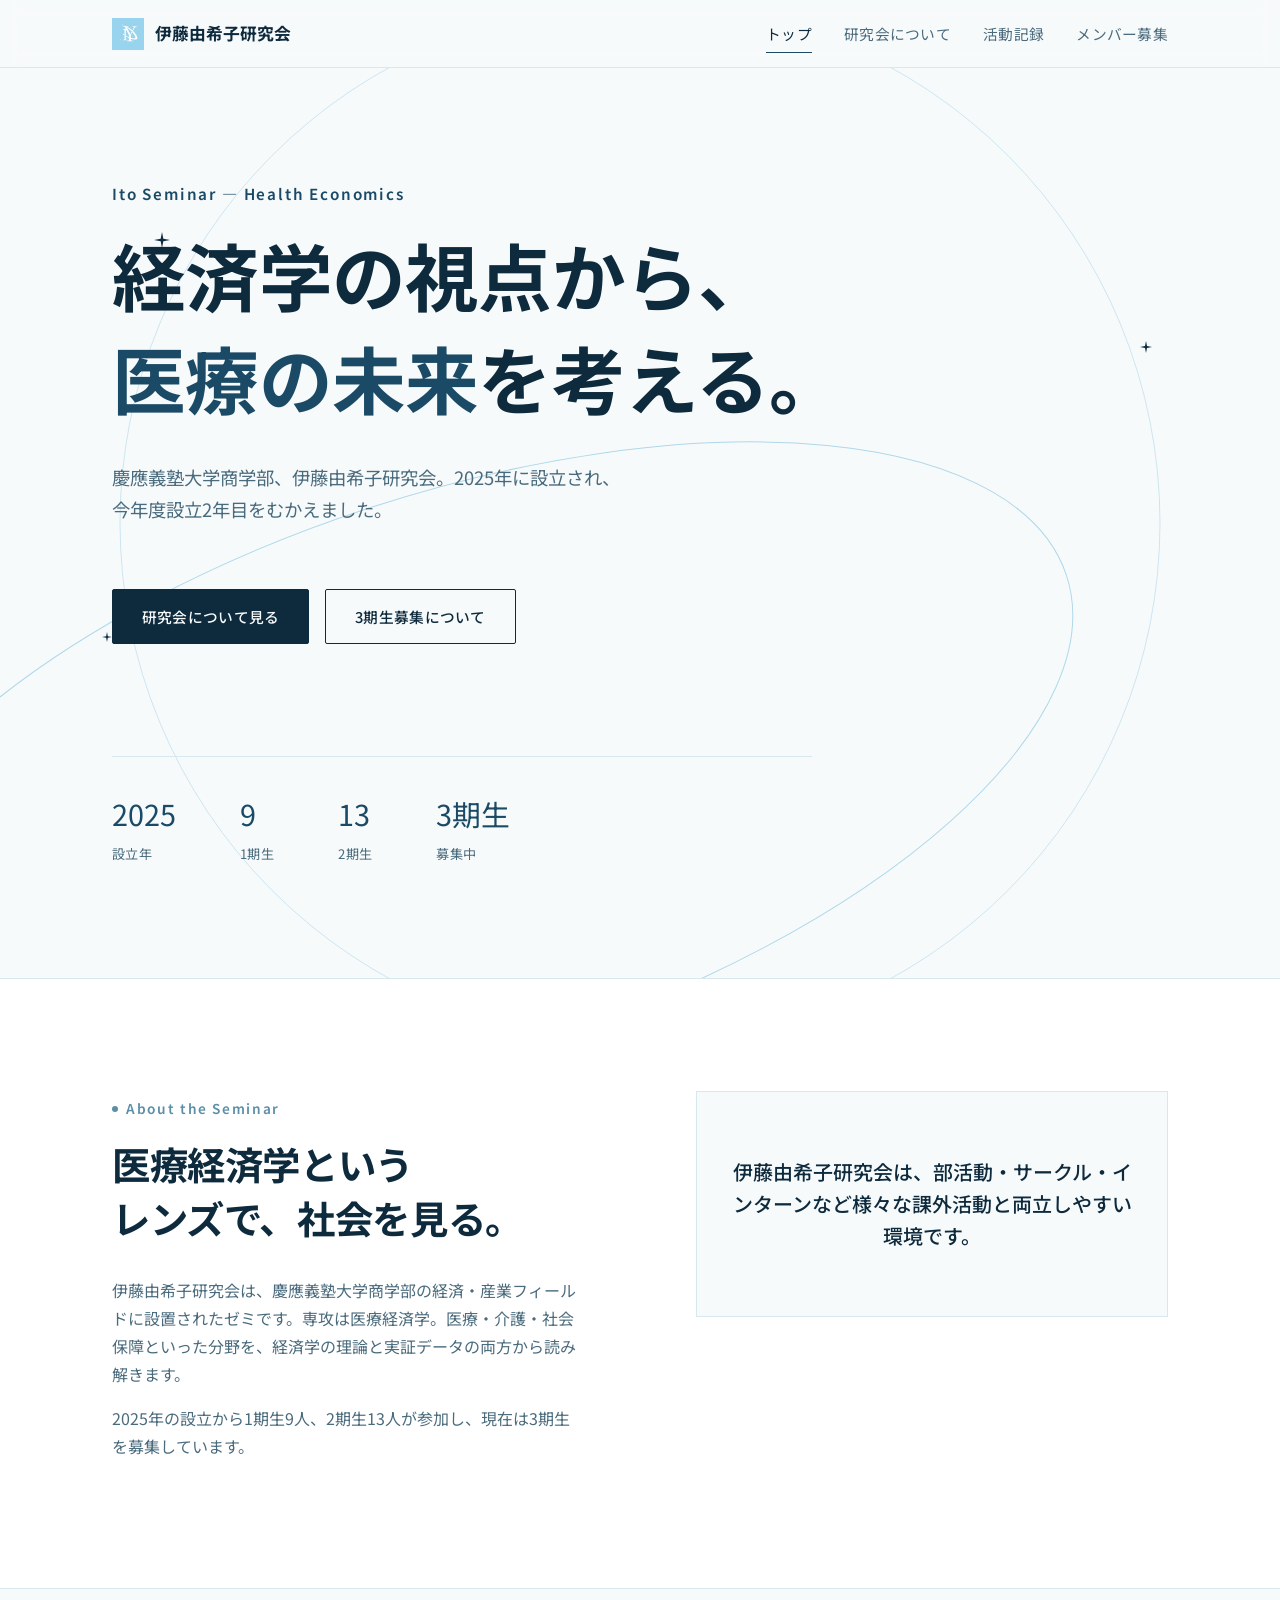
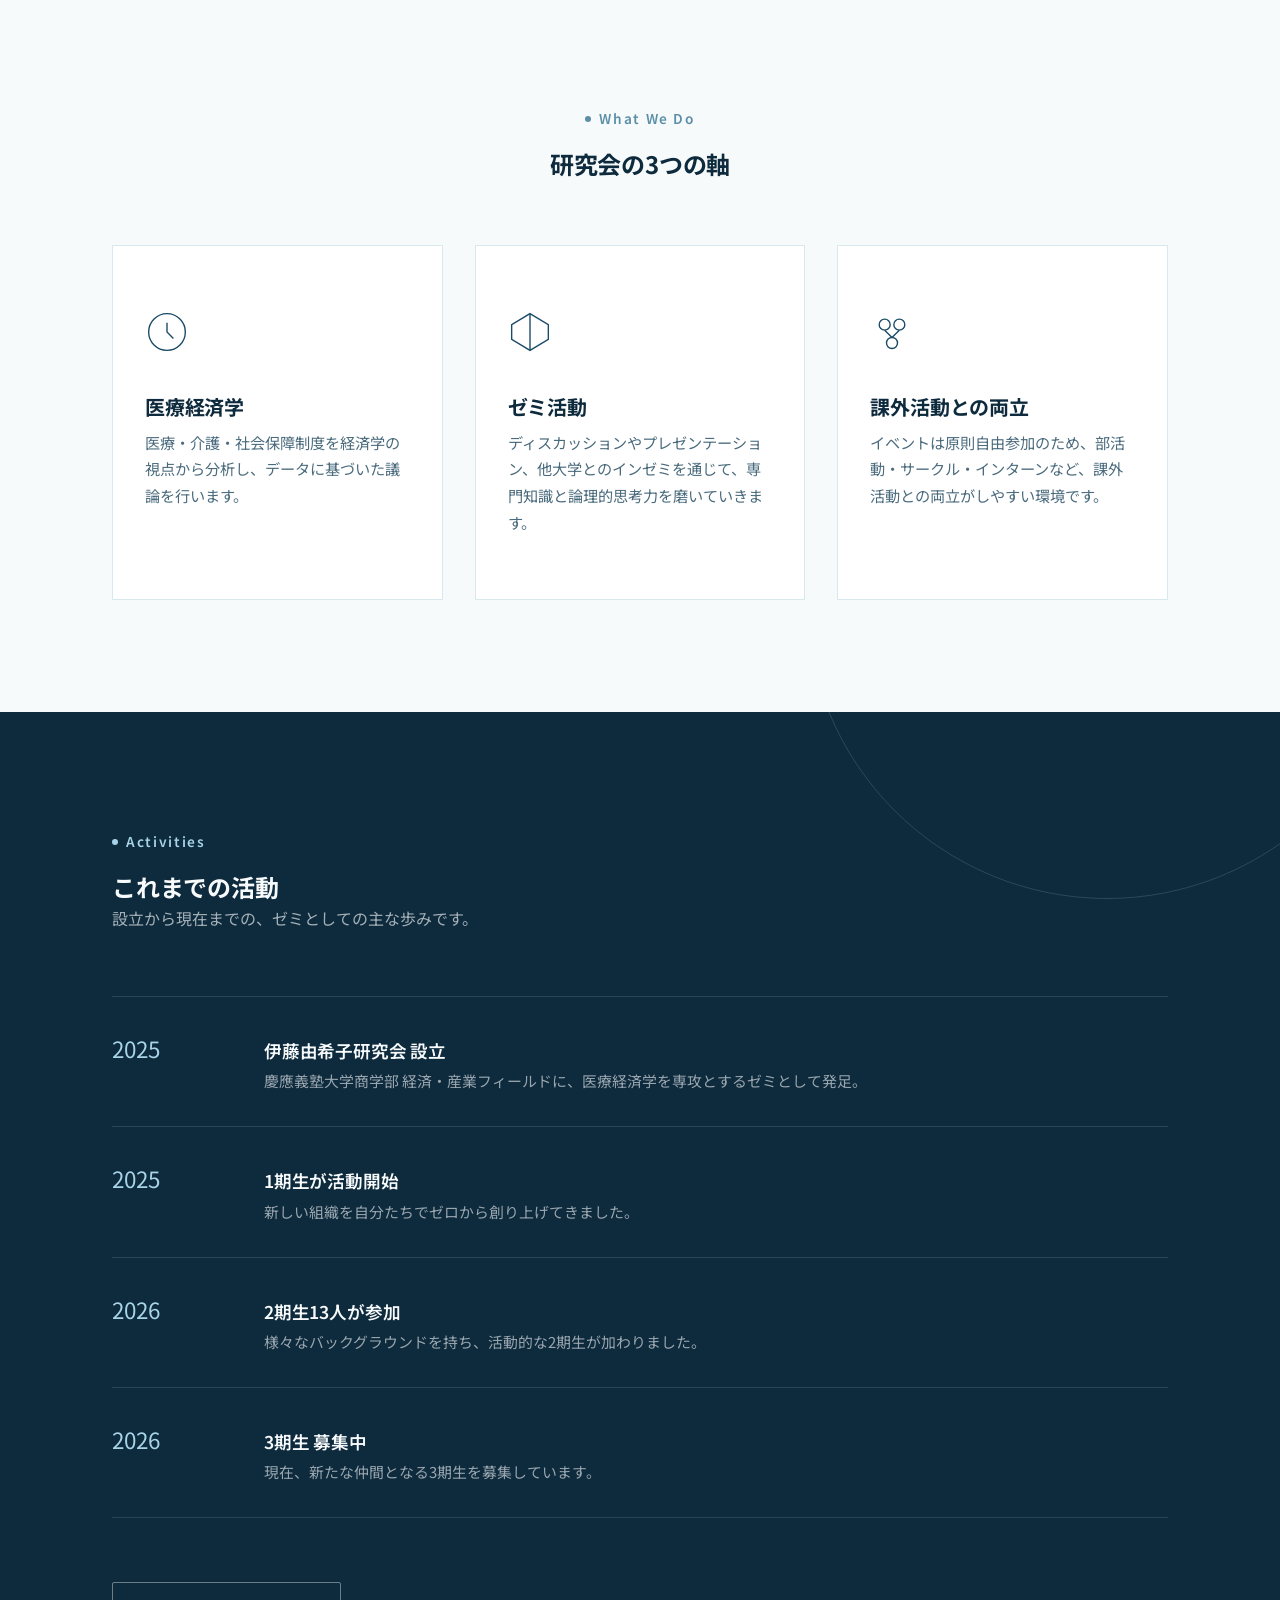
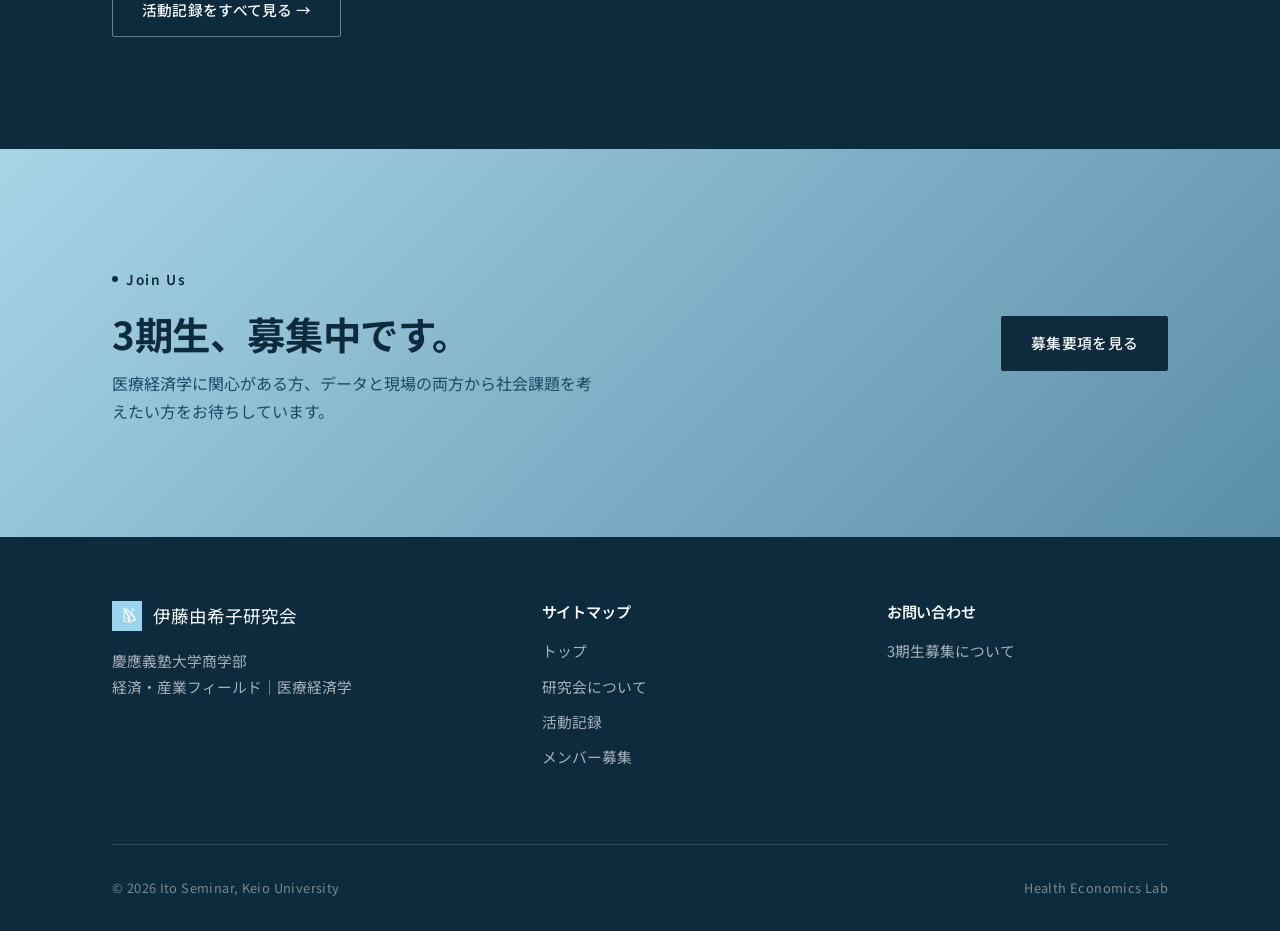
<file: index.html>
<!DOCTYPE html>
<html lang="ja">
<head>
  <meta charset="UTF-8">
  <meta name="viewport" content="width=device-width, initial-scale=1.0">
  <title>伊藤由希子研究会 | 慶應義塾大学商学部</title>
  <meta name="description" content="慶應義塾大学商学部 伊藤由希子研究会。医療経済学をテーマに、データと現場の両面から日本の医療が抱える課題を考えるゼミです。">
  <link rel="icon" href="logo-blue-bg.jpg">
  <link rel="preconnect" href="https://fonts.googleapis.com">
  <link href="https://fonts.googleapis.com/css2?family=Noto+Sans+JP:wght@300;400;500;600;700;800&display=swap" rel="stylesheet">
  <link rel="stylesheet" href="style.css">
  <link rel="stylesheet" href="index.css">
</head>
<body>

  <header class="site-header">
    <nav class="nav">
      <a href="index.html" class="nav-brand">
        <img src="logo-blue-bg.jpg" alt="伊藤由希子研究会ロゴ">
        伊藤由希子研究会
      </a>
      <button class="nav-toggle" aria-label="メニューを開く">
        <span></span><span></span><span></span>
      </button>
      <div class="nav-links">
        <a href="index.html">トップ</a>
        <a href="about.html">研究会について</a>
        <a href="activities.html">活動記録</a>
        <a href="join.html">メンバー募集</a>
      </div>
    </nav>
  </header>

  <!-- ============ HERO ============ -->
  <section class="hero">
    <svg class="hero-orbit-bg" viewBox="0 0 1400 1400" aria-hidden="true">
      <ellipse class="orbit-ring orbit-ring-1" cx="700" cy="700" rx="640" ry="280" transform="rotate(-18 700 700)"/>
      <ellipse class="orbit-ring orbit-ring-2" cx="700" cy="700" rx="520" ry="520"/>
    </svg>
    <svg class="hero-star" style="top:18%; left:12%; width:16px; animation-delay:0s;" viewBox="0 0 24 24" fill="currentColor"><path d="M12 0 L14 10 L24 12 L14 14 L12 24 L10 14 L0 12 L10 10 Z"/></svg>
    <svg class="hero-star" style="top:62%; left:8%; width:10px; animation-delay:1.2s;" viewBox="0 0 24 24" fill="currentColor"><path d="M12 0 L14 10 L24 12 L14 14 L12 24 L10 14 L0 12 L10 10 Z"/></svg>
    <svg class="hero-star" style="top:30%; right:10%; width:12px; animation-delay:2s;" viewBox="0 0 24 24" fill="currentColor"><path d="M12 0 L14 10 L24 12 L14 14 L12 24 L10 14 L0 12 L10 10 Z"/></svg>

    <div class="hero-inner">
      <span class="hero-eyebrow">Ito Seminar — Health Economics</span>
      <h1 class="reveal in-view">経済学の視点から、<br><em>医療の未来</em>を考える。</h1>
      <p class="hero-lede reveal in-view">慶應義塾大学商学部、伊藤由希子研究会。2025年に設立され、今年度設立2年目をむかえました。</p>
      <div class="hero-actions reveal in-view">
        <a href="about.html" class="btn btn-primary">研究会について見る</a>
        <a href="join.html" class="btn btn-outline">3期生募集について</a>
      </div>
      <div class="hero-meta">
        <div class="hero-meta-item">
          <span class="num">2025</span>
          <span class="label">設立年</span>
        </div>
        <div class="hero-meta-item">
          <span class="num">9</span>
          <span class="label">1期生</span>
        </div>
        <div class="hero-meta-item">
          <span class="num">13</span>
          <span class="label">2期生</span>
        </div>
        <div class="hero-meta-item">
          <span class="num">3期生</span>
          <span class="label">募集中</span>
        </div>
      </div>
    </div>
  </section>

  <!-- ============ INTRO ============ -->
  <section class="intro">
    <div class="wrap intro-grid">
      <div class="intro-text reveal">
        <span class="eyebrow">About the Seminar</span>
        <h2>医療経済学という<br>レンズで、社会を見る。</h2>
        <p>伊藤由希子研究会は、慶應義塾大学商学部の経済・産業フィールドに設置されたゼミです。専攻は医療経済学。医療・介護・社会保障といった分野を、経済学の理論と実証データの両方から読み解きます。</p>
        <p>2025年の設立から1期生9人、2期生13人が参加し、現在は3期生を募集しています。</p>
      </div>
      <div class="intro-figure reveal">
        <div class="intro-figure-card">
          <p>伊藤由希子研究会は、部活動・サークル・インターンなど様々な課外活動と両立しやすい環境です。</p>
        </div>
      </div>
    </div>
  </section>

  <!-- ============ PILLARS ============ -->
  <section class="pillars">
    <div class="wrap">
      <div class="section-head center reveal">
        <span class="eyebrow">What We Do</span>
        <h2>研究会の3つの軸</h2>
      </div>
      <div class="pillars-grid">
        <div class="pillar-card reveal">
          <svg class="pillar-icon" viewBox="0 0 48 48" fill="none" stroke="currentColor" stroke-width="1.5"><circle cx="24" cy="24" r="20"/><path d="M24 14v10l7 7"/></svg>
          <h3>医療経済学</h3>
          <p>医療・介護・社会保障制度を経済学の視点から分析し、データに基づいた議論を行います。</p>
        </div>
        <div class="pillar-card reveal">
          <svg class="pillar-icon" viewBox="0 0 48 48" fill="none" stroke="currentColor" stroke-width="1.5"><path d="M24 4 L44 16 L44 32 L24 44 L4 32 L4 16 Z"/><path d="M24 4 L24 44"/></svg>
          <h3>ゼミ活動</h3>
          <p>ディスカッションやプレゼンテーション、他大学とのインゼミを通じて、専門知識と論理的思考力を磨いていきます。</p>
        </div>
        <div class="pillar-card reveal">
          <svg class="pillar-icon" viewBox="0 0 48 48" fill="none" stroke="currentColor" stroke-width="1.5"><circle cx="16" cy="16" r="6"/><circle cx="32" cy="16" r="6"/><circle cx="24" cy="36" r="6"/><path d="M16 22 L24 30 M32 22 L24 30"/></svg>
          <h3>課外活動との両立</h3>
          <p>イベントは原則自由参加のため、部活動・サークル・インターンなど、課外活動との両立がしやすい環境です。</p>
        </div>
      </div>
    </div>
  </section>

  <!-- ============ ACTIVITY TEASER ============ -->
  <section class="timeline-teaser">
    <div class="wrap">
      <div class="section-head reveal">
        <span class="eyebrow">Activities</span>
        <h2>これまでの活動</h2>
        <p>設立から現在までの、ゼミとしての主な歩みです。</p>
      </div>
      <div class="tl-list">
        <div class="tl-row reveal">
          <span class="tl-year">2025</span>
          <div class="tl-content">
            <h4>伊藤由希子研究会 設立</h4>
            <p>慶應義塾大学商学部 経済・産業フィールドに、医療経済学を専攻とするゼミとして発足。</p>
          </div>
        </div>
        <div class="tl-row reveal">
          <span class="tl-year">2025</span>
          <div class="tl-content">
            <h4>1期生が活動開始</h4>
            <p>新しい組織を自分たちでゼロから創り上げてきました。</p>
          </div>
        </div>
        <div class="tl-row reveal">
          <span class="tl-year">2026</span>
          <div class="tl-content">
            <h4>2期生13人が参加</h4>
            <p>様々なバックグラウンドを持ち、活動的な2期生が加わりました。</p>
          </div>
        </div>
        <div class="tl-row reveal">
          <span class="tl-year">2026</span>
          <div class="tl-content">
            <h4>3期生 募集中</h4>
            <p>現在、新たな仲間となる3期生を募集しています。</p>
          </div>
        </div>
      </div>
      <div class="mt-lg">
        <a href="activities.html" class="btn btn-outline" style="border-color: rgba(247,250,251,0.4); color: var(--color-paper);">活動記録をすべて見る →</a>
      </div>
    </div>
  </section>

  <!-- ============ RECRUIT CTA ============ -->
  <section class="recruit-banner">
    <div class="wrap recruit-inner">
      <div class="recruit-text reveal">
        <span class="eyebrow">Join Us</span>
        <h2>3期生、募集中です。</h2>
        <p>医療経済学に関心がある方、データと現場の両方から社会課題を考えたい方をお待ちしています。</p>
      </div>
      <a href="join.html" class="btn btn-primary reveal">募集要項を見る</a>
    </div>
  </section>

  <footer class="site-footer">
    <div class="wrap">
      <div class="footer-grid">
        <div class="footer-col">
          <div class="footer-brand">
            <img src="logo-blue-bg.jpg" alt="ロゴ">
            伊藤由希子研究会
          </div>
          <p>慶應義塾大学商学部<br>経済・産業フィールド｜医療経済学</p>
        </div>
        <div class="footer-col">
          <h4>サイトマップ</h4>
          <a href="index.html">トップ</a>
          <a href="about.html">研究会について</a>
          <a href="activities.html">活動記録</a>
          <a href="join.html">メンバー募集</a>
        </div>
        <div class="footer-col">
          <h4>お問い合わせ</h4>
          <a href="join.html">3期生募集について</a>
        </div>
      </div>
      <div class="footer-bottom">
        <span>© 2026 Ito Seminar, Keio University</span>
        <span>Health Economics Lab</span>
      </div>
    </div>
  </footer>

  <script src="main.js"></script>
</body>
</html>
</file>
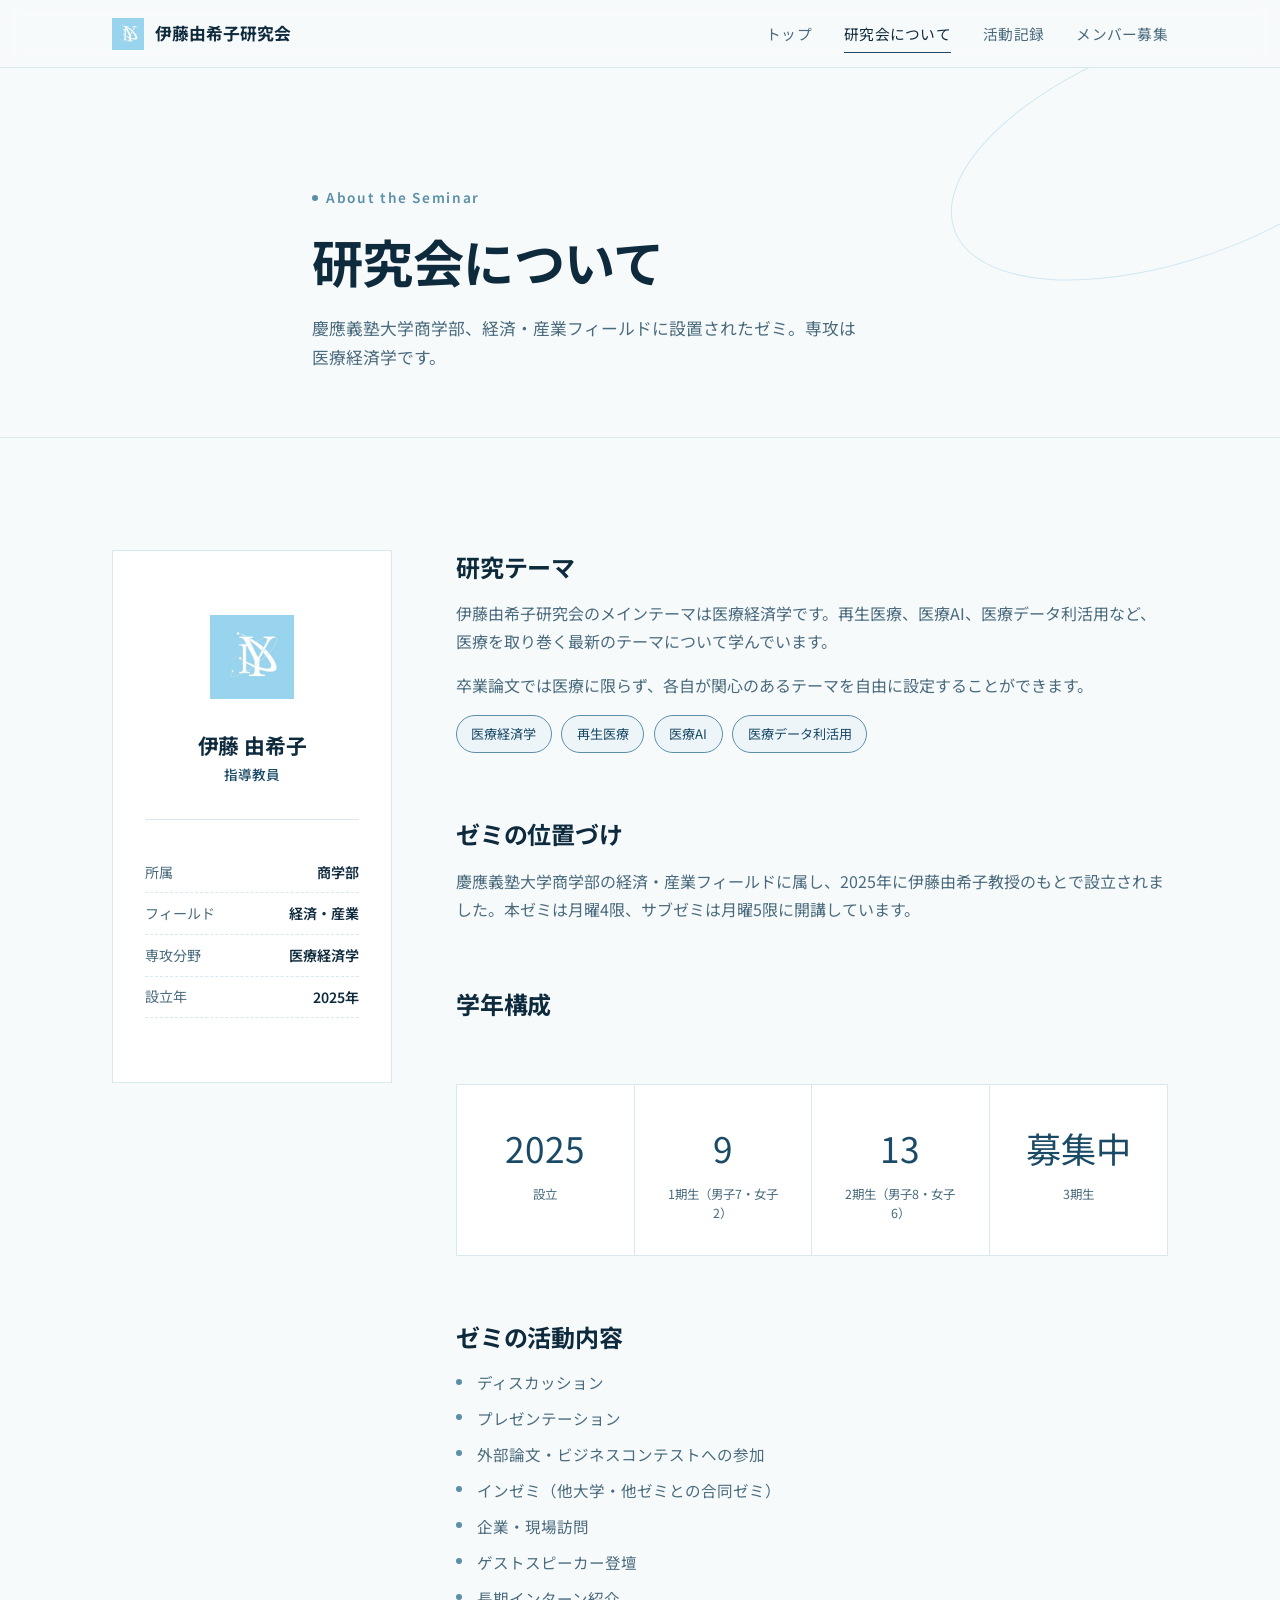
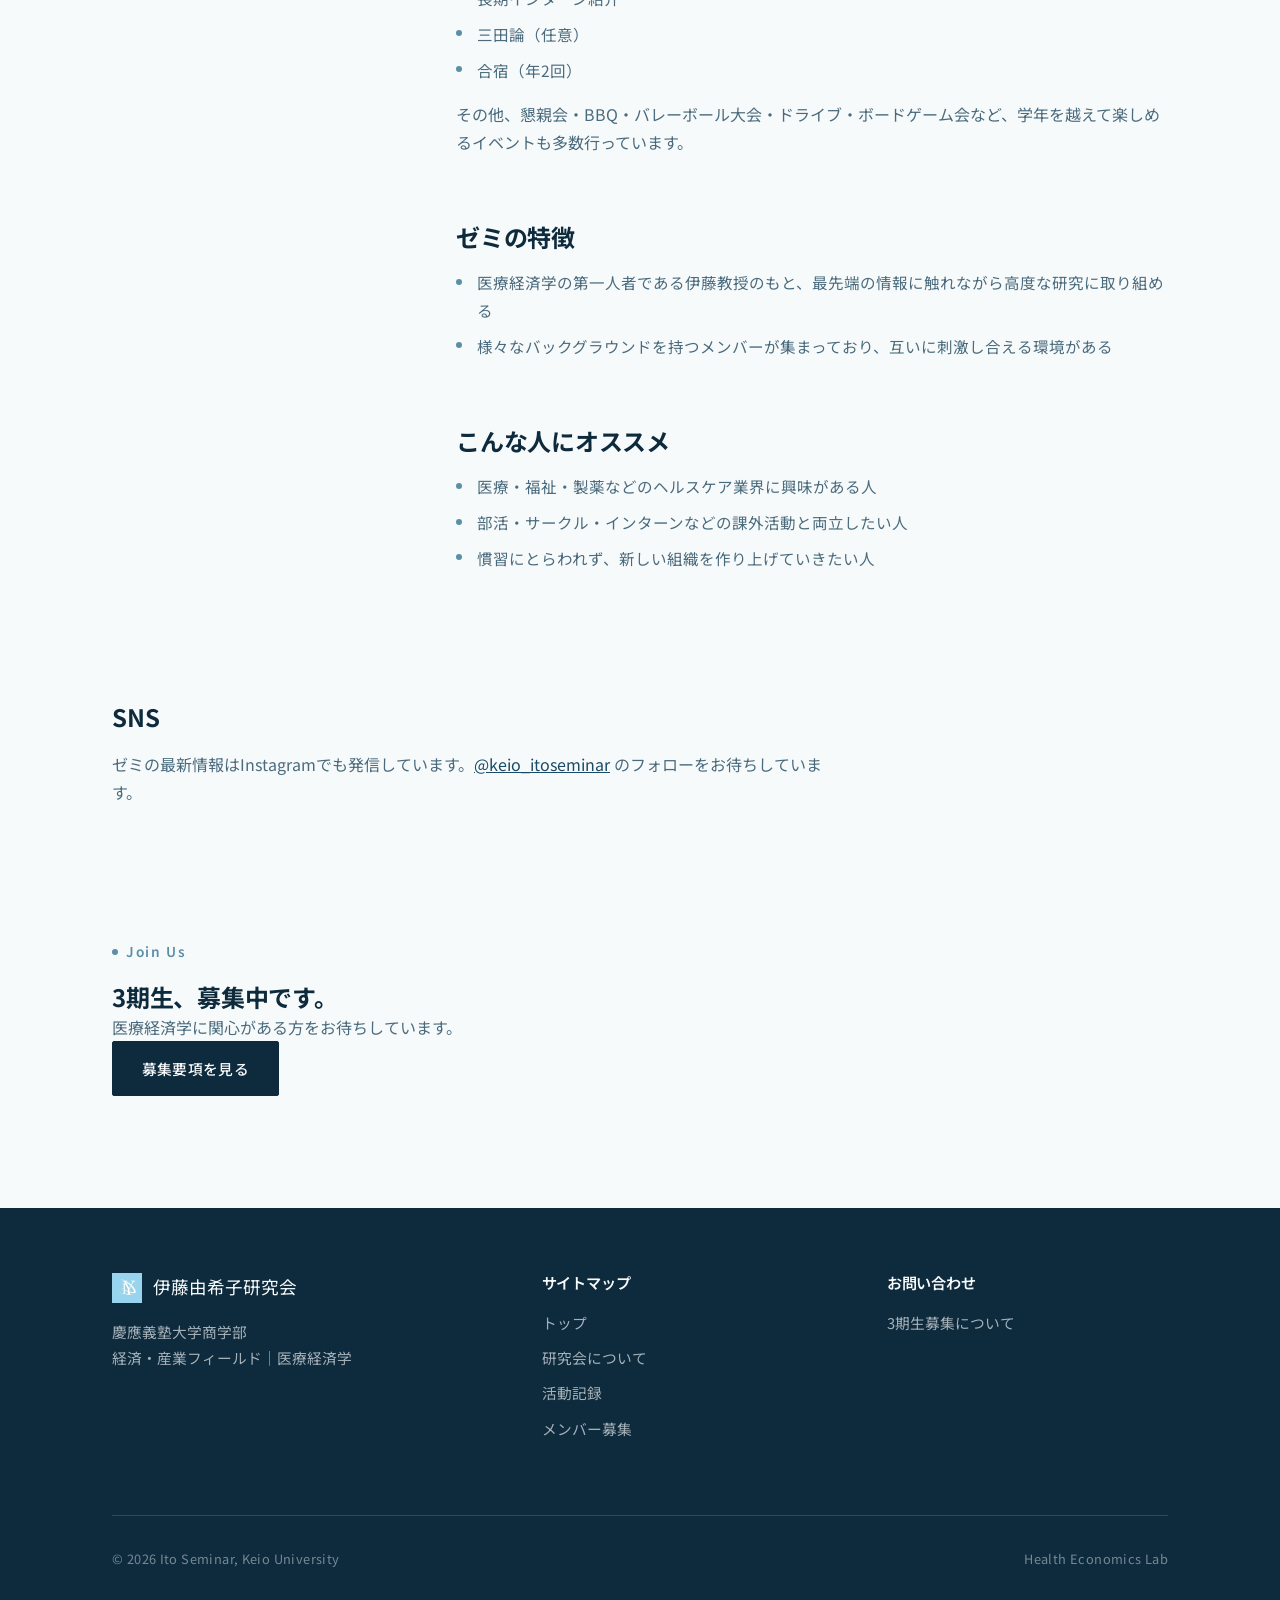
<file: about.html>
<!DOCTYPE html>
<html lang="ja">
<head>
  <meta charset="UTF-8">
  <meta name="viewport" content="width=device-width, initial-scale=1.0">
  <title>研究会について | 伊藤由希子研究会</title>
  <meta name="description" content="伊藤由希子研究会の概要、専攻分野、設立の経緯について。慶應義塾大学商学部 経済・産業フィールド、医療経済学専攻。">
  <link rel="icon" href="logo-blue-bg.jpg">
  <link rel="preconnect" href="https://fonts.googleapis.com">
  <link href="https://fonts.googleapis.com/css2?family=Noto+Sans+JP:wght@300;400;500;600;700;800&display=swap" rel="stylesheet">
  <link rel="stylesheet" href="style.css">
  <link rel="stylesheet" href="page.css">
</head>
<body>

  <header class="site-header">
    <nav class="nav">
      <a href="index.html" class="nav-brand">
        <img src="logo-blue-bg.jpg" alt="伊藤由希子研究会ロゴ">
        伊藤由希子研究会
      </a>
      <button class="nav-toggle" aria-label="メニューを開く">
        <span></span><span></span><span></span>
      </button>
      <div class="nav-links">
        <a href="index.html">トップ</a>
        <a href="about.html">研究会について</a>
        <a href="activities.html">活動記録</a>
        <a href="join.html">メンバー募集</a>
      </div>
    </nav>
  </header>

  <!-- ============ PAGE HERO ============ -->
  <section class="page-hero">
    <svg class="page-hero-orbit" viewBox="0 0 520 520" aria-hidden="true">
      <ellipse cx="260" cy="260" rx="240" ry="110" transform="rotate(-20 260 260)"/>
    </svg>
    <div class="wrap page-hero-inner">
      <span class="eyebrow">About the Seminar</span>
      <h1>研究会について</h1>
      <p>慶應義塾大学商学部、経済・産業フィールドに設置されたゼミ。専攻は医療経済学です。</p>
    </div>
  </section>

  <!-- ============ PROFILE ============ -->
  <section>
    <div class="wrap profile-block">
      <div class="profile-card reveal">
        <img src="logo-blue-bg.jpg" alt="ロゴ" class="monogram">
        <h3>伊藤 由希子</h3>
        <p class="role">指導教員</p>
        <div class="profile-facts">
          <div class="profile-fact"><span>所属</span><span>商学部</span></div>
          <div class="profile-fact"><span>フィールド</span><span>経済・産業</span></div>
          <div class="profile-fact"><span>専攻分野</span><span>医療経済学</span></div>
          <div class="profile-fact"><span>設立年</span><span>2025年</span></div>
        </div>
      </div>

      <div class="profile-text reveal">
        <h2>研究テーマ</h2>
        <p>伊藤由希子研究会のメインテーマは医療経済学です。再生医療、医療AI、医療データ利活用など、医療を取り巻く最新のテーマについて学んでいます。</p>
        <p>卒業論文では医療に限らず、各自が関心のあるテーマを自由に設定することができます。</p>
        <div class="tag-row">
          <span class="tag">医療経済学</span>
          <span class="tag">再生医療</span>
          <span class="tag">医療AI</span>
          <span class="tag">医療データ利活用</span>
        </div>

        <h2>ゼミの位置づけ</h2>
        <p>慶應義塾大学商学部の経済・産業フィールドに属し、2025年に伊藤由希子教授のもとで設立されました。本ゼミは月曜4限、サブゼミは月曜5限に開講しています。</p>

        <h2>学年構成</h2>
        <div class="stats-strip mt-lg">
          <div class="stat-cell">
            <span class="num">2025</span>
            <span class="label">設立</span>
          </div>
          <div class="stat-cell">
            <span class="num">9</span>
            <span class="label">1期生（男子7・女子2）</span>
          </div>
          <div class="stat-cell">
            <span class="num">13</span>
            <span class="label">2期生（男子8・女子6）</span>
          </div>
          <div class="stat-cell">
            <span class="num">募集中</span>
            <span class="label">3期生</span>
          </div>
        </div>

        <h2>ゼミの活動内容</h2>
        <ul class="plain-list">
          <li>ディスカッション</li>
          <li>プレゼンテーション</li>
          <li>外部論文・ビジネスコンテストへの参加</li>
          <li>インゼミ（他大学・他ゼミとの合同ゼミ）</li>
          <li>企業・現場訪問</li>
          <li>ゲストスピーカー登壇</li>
          <li>長期インターン紹介</li>
          <li>三田論（任意）</li>
          <li>合宿（年2回）</li>
        </ul>
        <p>その他、懇親会・BBQ・バレーボール大会・ドライブ・ボードゲーム会など、学年を越えて楽しめるイベントも多数行っています。</p>

        <h2>ゼミの特徴</h2>
        <ul class="plain-list">
          <li>医療経済学の第一人者である伊藤教授のもと、最先端の情報に触れながら高度な研究に取り組める</li>
          <li>様々なバックグラウンドを持つメンバーが集まっており、互いに刺激し合える環境がある</li>
        </ul>

        <h2>こんな人にオススメ</h2>
        <ul class="plain-list">
          <li>医療・福祉・製薬などのヘルスケア業界に興味がある人</li>
          <li>部活・サークル・インターンなどの課外活動と両立したい人</li>
          <li>慣習にとらわれず、新しい組織を作り上げていきたい人</li>
        </ul>
      </div>
    </div>
  </section>

  <!-- ============ SNS ============ -->
  <section class="wrap" style="padding-top:0;">
    <div class="profile-text reveal" style="max-width:720px;">
      <h2>SNS</h2>
      <p>ゼミの最新情報はInstagramでも発信しています。<a href="https://www.instagram.com/keio_itoseminar/" target="_blank" rel="noopener" style="color: var(--color-sky-night); text-decoration: underline;">@keio_itoseminar</a> のフォローをお待ちしています。</p>
    </div>
  </section>

  <!-- ============ RECRUIT CTA (reuse) ============ -->
  <section class="recruit-banner">
    <div class="wrap recruit-inner">
      <div class="recruit-text reveal">
        <span class="eyebrow">Join Us</span>
        <h2>3期生、募集中です。</h2>
        <p>医療経済学に関心がある方をお待ちしています。</p>
      </div>
      <a href="join.html" class="btn btn-primary reveal">募集要項を見る</a>
    </div>
  </section>

  <footer class="site-footer">
    <div class="wrap">
      <div class="footer-grid">
        <div class="footer-col">
          <div class="footer-brand">
            <img src="logo-blue-bg.jpg" alt="ロゴ">
            伊藤由希子研究会
          </div>
          <p>慶應義塾大学商学部<br>経済・産業フィールド｜医療経済学</p>
        </div>
        <div class="footer-col">
          <h4>サイトマップ</h4>
          <a href="index.html">トップ</a>
          <a href="about.html">研究会について</a>
          <a href="activities.html">活動記録</a>
          <a href="join.html">メンバー募集</a>
        </div>
        <div class="footer-col">
          <h4>お問い合わせ</h4>
          <a href="join.html">3期生募集について</a>
        </div>
      </div>
      <div class="footer-bottom">
        <span>© 2026 Ito Seminar, Keio University</span>
        <span>Health Economics Lab</span>
      </div>
    </div>
  </footer>

  <script src="main.js"></script>
</body>
</html>
</file>
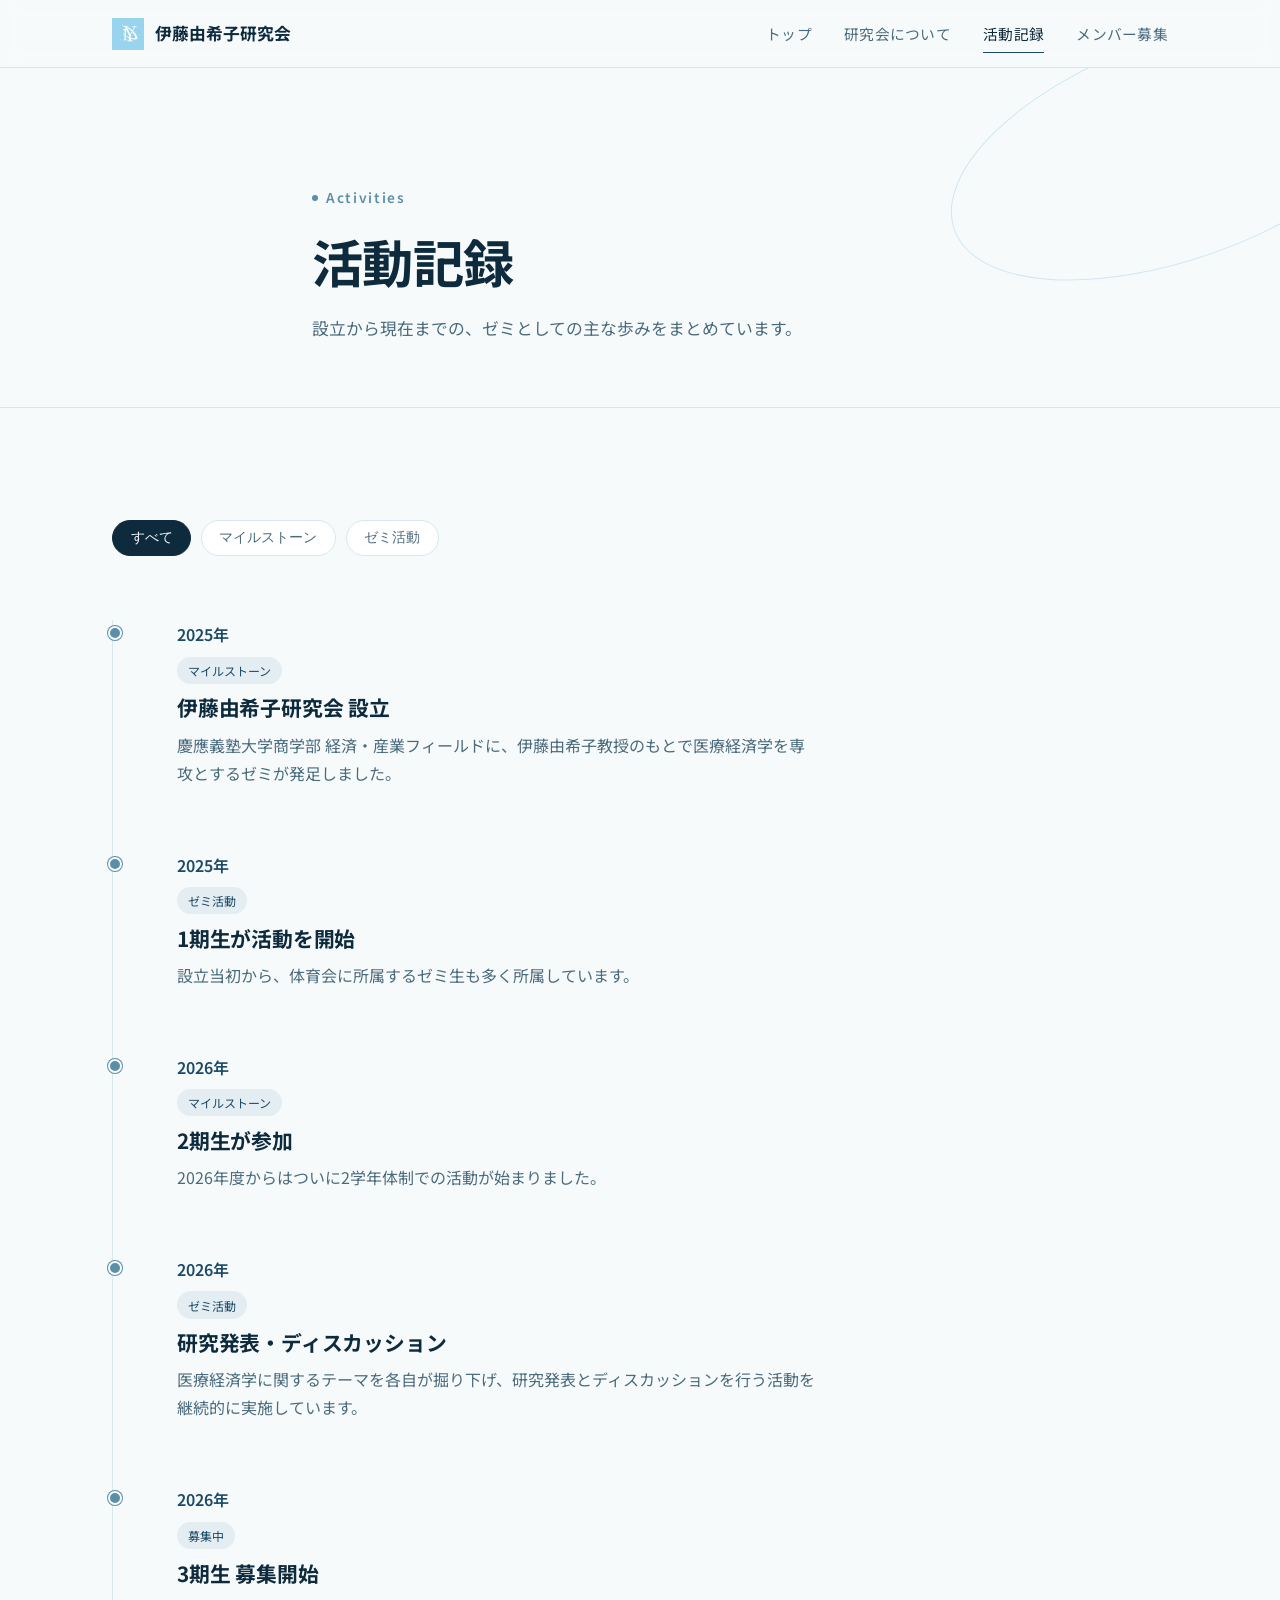
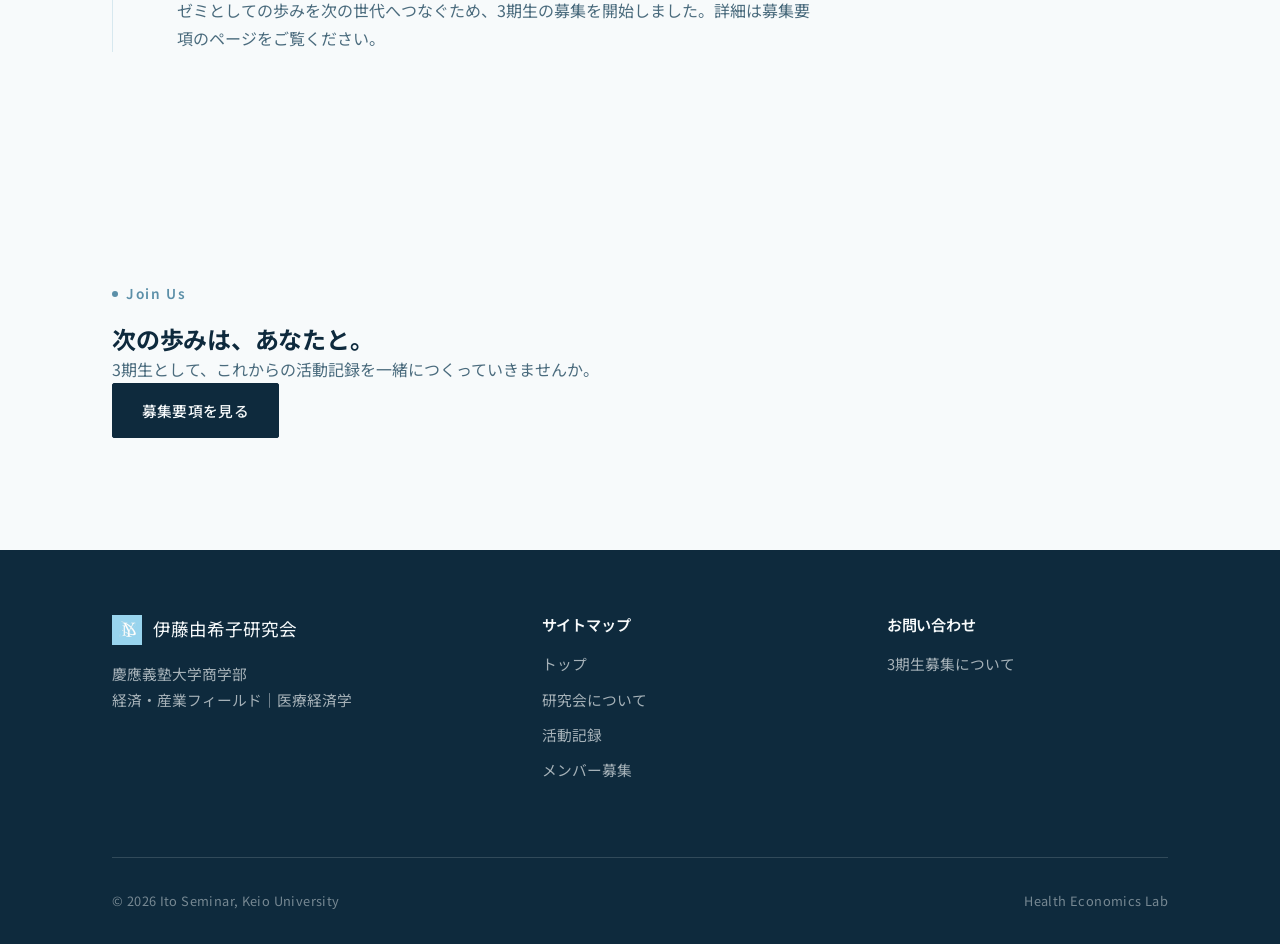
<file: activities.html>
<!DOCTYPE html>
<html lang="ja">
<head>
  <meta charset="UTF-8">
  <meta name="viewport" content="width=device-width, initial-scale=1.0">
  <title>活動記録 | 伊藤由希子研究会</title>
  <meta name="description" content="伊藤由希子研究会の活動記録。設立から現在までの主な歩みをまとめています。">
  <link rel="icon" href="logo-blue-bg.jpg">
  <link rel="preconnect" href="https://fonts.googleapis.com">
  <link href="https://fonts.googleapis.com/css2?family=Noto+Sans+JP:wght@300;400;500;600;700;800&display=swap" rel="stylesheet">
  <link rel="stylesheet" href="style.css">
  <link rel="stylesheet" href="page.css">
</head>
<body>

  <header class="site-header">
    <nav class="nav">
      <a href="index.html" class="nav-brand">
        <img src="logo-blue-bg.jpg" alt="伊藤由希子研究会ロゴ">
        伊藤由希子研究会
      </a>
      <button class="nav-toggle" aria-label="メニューを開く">
        <span></span><span></span><span></span>
      </button>
      <div class="nav-links">
        <a href="index.html">トップ</a>
        <a href="about.html">研究会について</a>
        <a href="activities.html">活動記録</a>
        <a href="join.html">メンバー募集</a>
      </div>
    </nav>
  </header>

  <!-- ============ PAGE HERO ============ -->
  <section class="page-hero">
    <svg class="page-hero-orbit" viewBox="0 0 520 520" aria-hidden="true">
      <ellipse cx="260" cy="260" rx="240" ry="110" transform="rotate(-20 260 260)"/>
    </svg>
    <div class="wrap page-hero-inner">
      <span class="eyebrow">Activities</span>
      <h1>活動記録</h1>
      <p>設立から現在までの、ゼミとしての主な歩みをまとめています。</p>
    </div>
  </section>

  <!-- ============ FILTER + TIMELINE ============ -->
  <section>
    <div class="wrap">
      <div class="activity-filter reveal">
        <button class="filter-btn active" data-filter="all">すべて</button>
        <button class="filter-btn" data-filter="milestone">マイルストーン</button>
        <button class="filter-btn" data-filter="seminar">ゼミ活動</button>
      </div>

      <div class="activity-timeline">
        <div class="activity-item reveal" data-category="milestone">
          <span class="activity-date">2025年</span>
          <span class="activity-tag">マイルストーン</span>
          <h3>伊藤由希子研究会 設立</h3>
          <p>慶應義塾大学商学部 経済・産業フィールドに、伊藤由希子教授のもとで医療経済学を専攻とするゼミが発足しました。</p>
        </div>

        <div class="activity-item reveal" data-category="milestone seminar">
          <span class="activity-date">2025年</span>
          <span class="activity-tag">ゼミ活動</span>
          <h3>1期生が活動を開始</h3>
          <p>設立当初から、体育会に所属するゼミ生も多く所属しています。</p>
        </div>

        <div class="activity-item reveal" data-category="milestone">
          <span class="activity-date">2026年</span>
          <span class="activity-tag">マイルストーン</span>
          <h3>2期生が参加</h3>
          <p>2026年度からはついに2学年体制での活動が始まりました。</p>
        </div>

        <div class="activity-item reveal" data-category="seminar">
          <span class="activity-date">2026年</span>
          <span class="activity-tag">ゼミ活動</span>
          <h3>研究発表・ディスカッション</h3>
          <p>医療経済学に関するテーマを各自が掘り下げ、研究発表とディスカッションを行う活動を継続的に実施しています。</p>
        </div>

        <div class="activity-item reveal" data-category="milestone">
          <span class="activity-date">2026年</span>
          <span class="activity-tag">募集中</span>
          <h3>3期生 募集開始</h3>
          <p>ゼミとしての歩みを次の世代へつなぐため、3期生の募集を開始しました。詳細は募集要項のページをご覧ください。</p>
        </div>
      </div>
    </div>
  </section>

  <!-- ============ RECRUIT CTA (reuse) ============ -->
  <section class="recruit-banner">
    <div class="wrap recruit-inner">
      <div class="recruit-text reveal">
        <span class="eyebrow">Join Us</span>
        <h2>次の歩みは、あなたと。</h2>
        <p>3期生として、これからの活動記録を一緒につくっていきませんか。</p>
      </div>
      <a href="join.html" class="btn btn-primary reveal">募集要項を見る</a>
    </div>
  </section>

  <footer class="site-footer">
    <div class="wrap">
      <div class="footer-grid">
        <div class="footer-col">
          <div class="footer-brand">
            <img src="logo-blue-bg.jpg" alt="ロゴ">
            伊藤由希子研究会
          </div>
          <p>慶應義塾大学商学部<br>経済・産業フィールド｜医療経済学</p>
        </div>
        <div class="footer-col">
          <h4>サイトマップ</h4>
          <a href="index.html">トップ</a>
          <a href="about.html">研究会について</a>
          <a href="activities.html">活動記録</a>
          <a href="join.html">メンバー募集</a>
        </div>
        <div class="footer-col">
          <h4>お問い合わせ</h4>
          <a href="join.html">3期生募集について</a>
        </div>
      </div>
      <div class="footer-bottom">
        <span>© 2026 Ito Seminar, Keio University</span>
        <span>Health Economics Lab</span>
      </div>
    </div>
  </footer>

  <script src="main.js"></script>
  <script src="activities.js"></script>
</body>
</html>
</file>
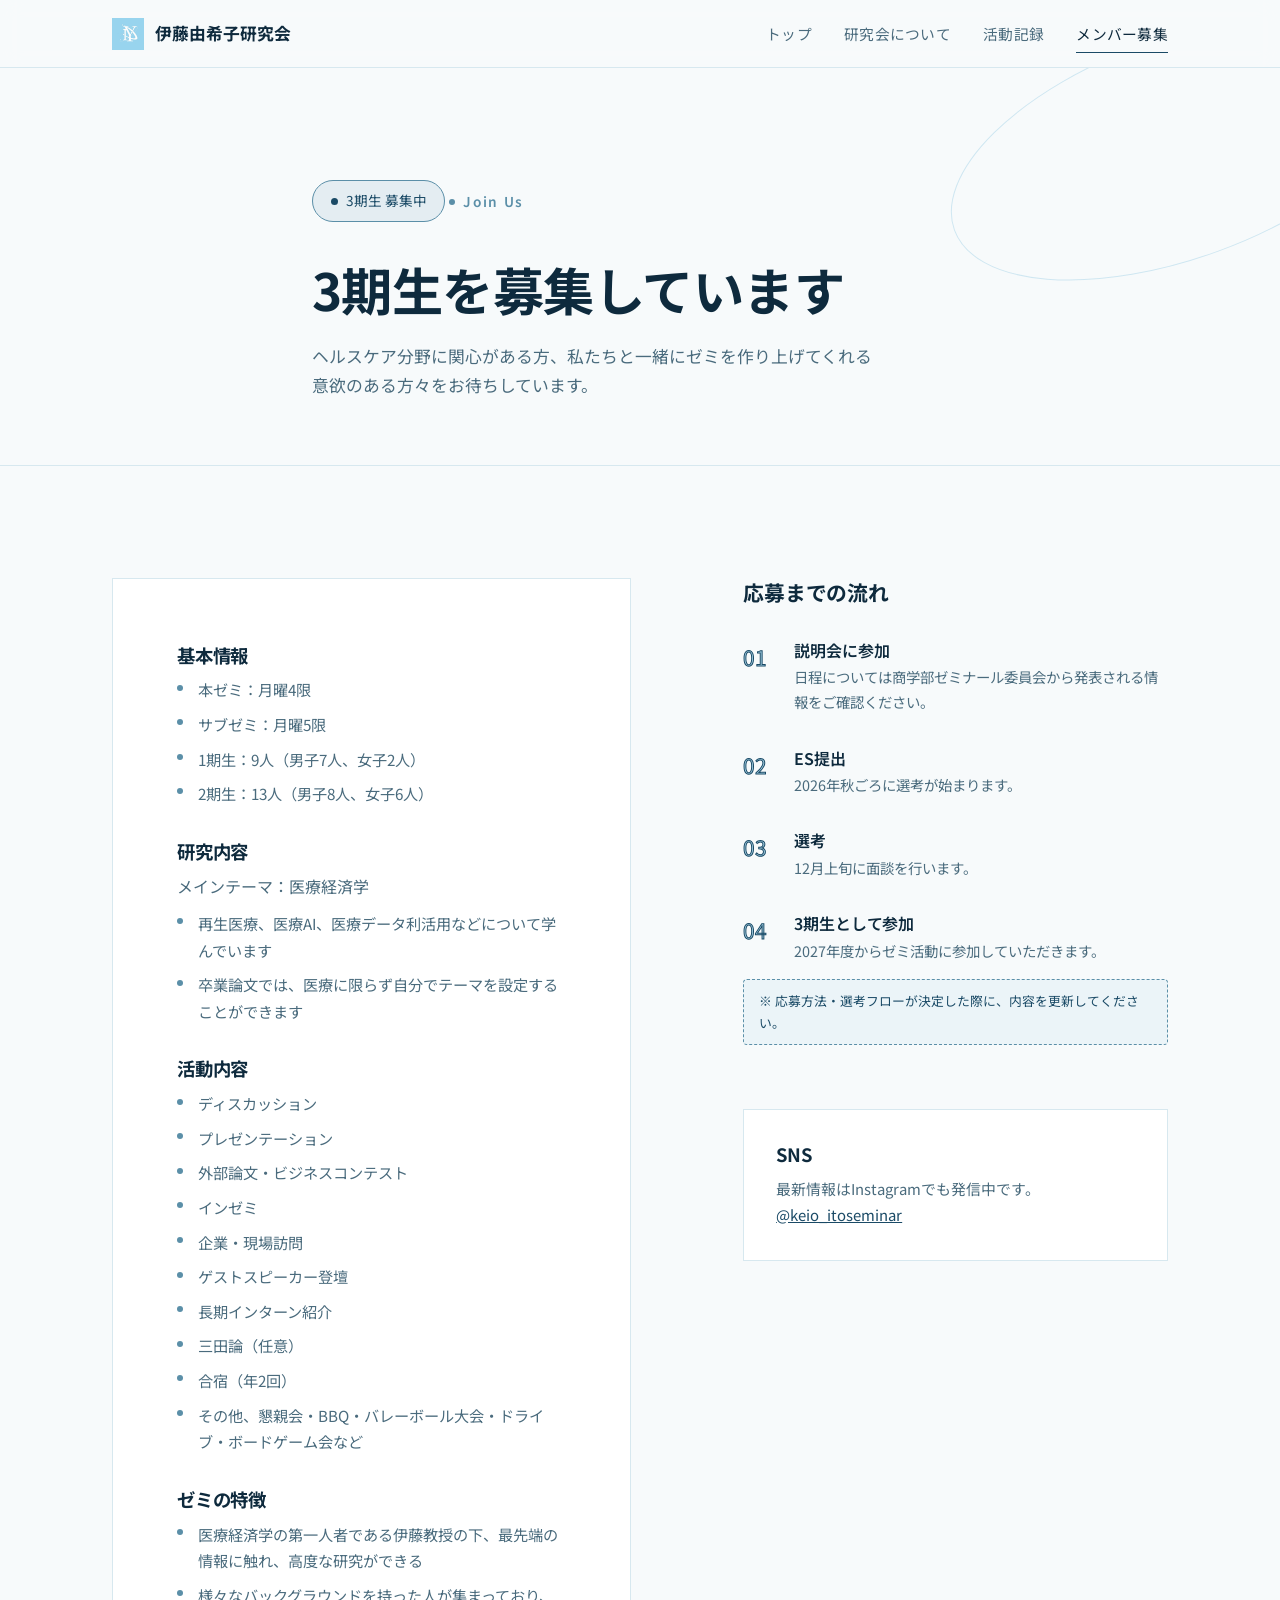
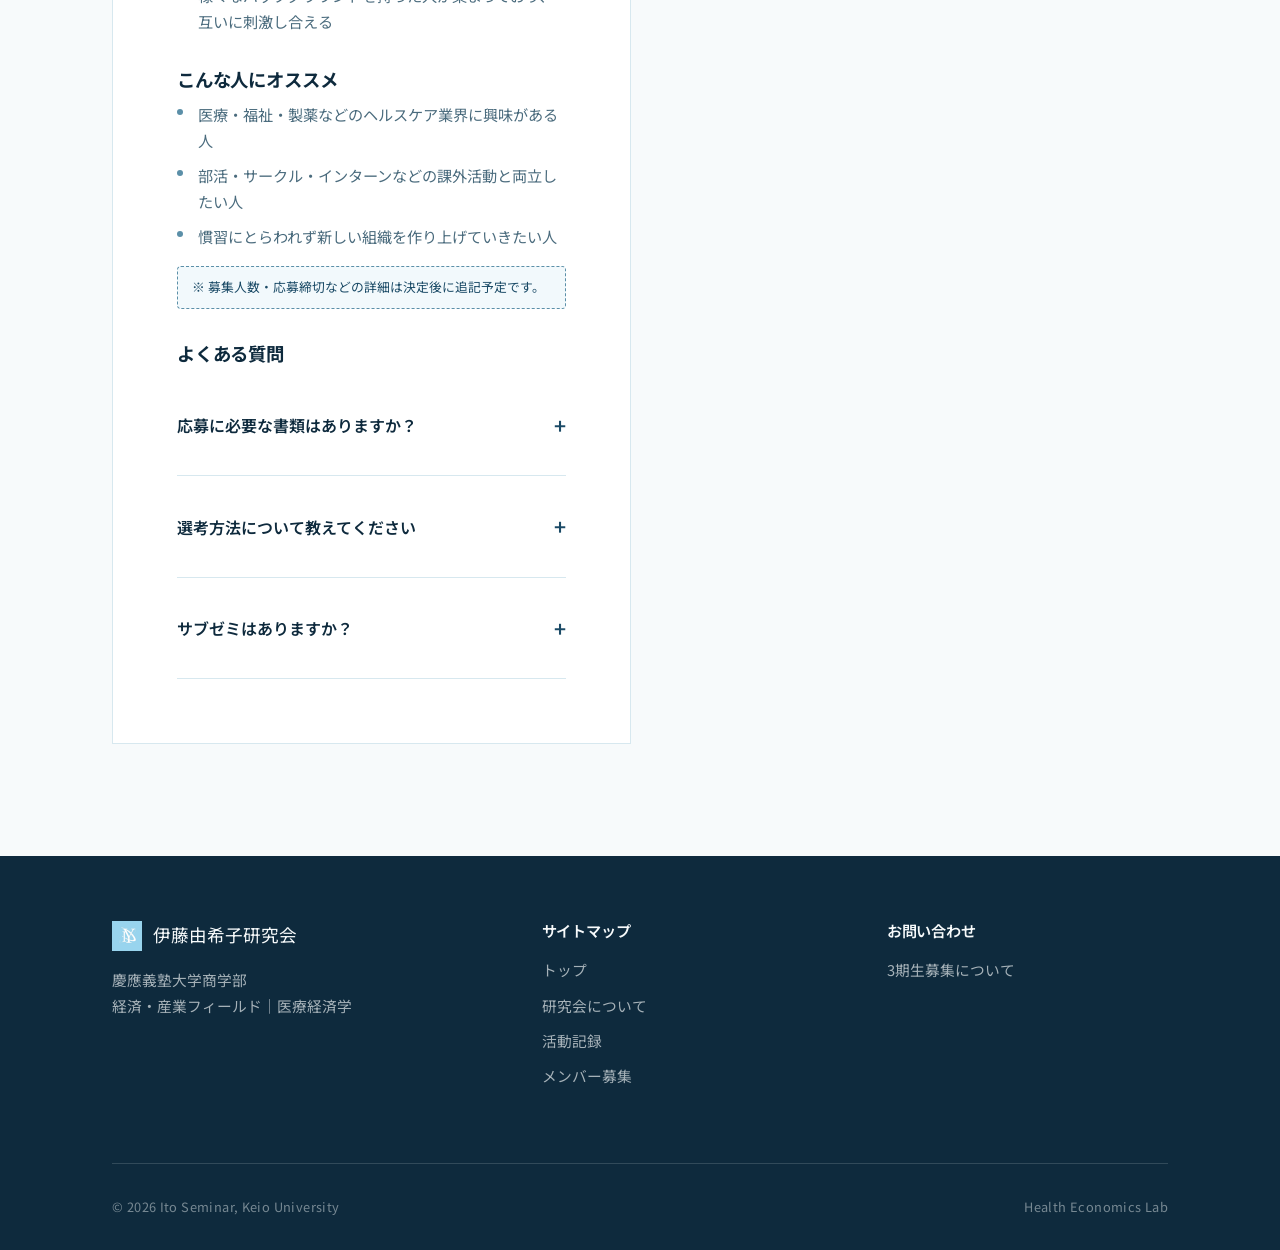
<file: join.html>
<!DOCTYPE html>
<html lang="ja">
<head>
  <meta charset="UTF-8">
  <meta name="viewport" content="width=device-width, initial-scale=1.0">
  <title>3期生募集 | 伊藤由希子研究会</title>
  <meta name="description" content="伊藤由希子研究会、3期生募集要項。慶應義塾大学商学部 経済・産業フィールド、医療経済学専攻のゼミです。">
  <link rel="icon" href="logo-blue-bg.jpg">
  <link rel="preconnect" href="https://fonts.googleapis.com">
  <link href="https://fonts.googleapis.com/css2?family=Noto+Sans+JP:wght@300;400;500;600;700;800&display=swap" rel="stylesheet">
  <link rel="stylesheet" href="style.css">
  <link rel="stylesheet" href="page.css">
</head>
<body>

  <header class="site-header">
    <nav class="nav">
      <a href="index.html" class="nav-brand">
        <img src="logo-blue-bg.jpg" alt="伊藤由希子研究会ロゴ">
        伊藤由希子研究会
      </a>
      <button class="nav-toggle" aria-label="メニューを開く">
        <span></span><span></span><span></span>
      </button>
      <div class="nav-links">
        <a href="index.html">トップ</a>
        <a href="about.html">研究会について</a>
        <a href="activities.html">活動記録</a>
        <a href="join.html">メンバー募集</a>
      </div>
    </nav>
  </header>

  <!-- ============ PAGE HERO ============ -->
  <section class="page-hero">
    <svg class="page-hero-orbit" viewBox="0 0 520 520" aria-hidden="true">
      <ellipse cx="260" cy="260" rx="240" ry="110" transform="rotate(-20 260 260)"/>
    </svg>
    <div class="wrap page-hero-inner">
      <div class="join-status reveal">
        <span class="dot"></span> 3期生 募集中
      </div>
      <span class="eyebrow">Join Us</span>
      <h1>3期生を募集しています</h1>
      <p>ヘルスケア分野に関心がある方、私たちと一緒にゼミを作り上げてくれる意欲のある方々をお待ちしています。</p>
    </div>
  </section>

  <!-- ============ JOIN DETAIL ============ -->
  <section>
    <div class="wrap join-grid">

      <div class="join-detail-card reveal">
        <h3>基本情報</h3>
        <ul>
          <li>本ゼミ：月曜4限</li>
          <li>サブゼミ：月曜5限</li>
          <li>1期生：9人（男子7人、女子2人）</li>
          <li>2期生：13人（男子8人、女子6人）</li>
        </ul>

        <h3>研究内容</h3>
        <p style="margin-bottom: 0.6rem;">メインテーマ：医療経済学</p>
        <ul>
          <li>再生医療、医療AI、医療データ利活用などについて学んでいます</li>
          <li>卒業論文では、医療に限らず自分でテーマを設定することができます</li>
        </ul>

        <h3>活動内容</h3>
        <ul>
          <li>ディスカッション</li>
          <li>プレゼンテーション</li>
          <li>外部論文・ビジネスコンテスト</li>
          <li>インゼミ</li>
          <li>企業・現場訪問</li>
          <li>ゲストスピーカー登壇</li>
          <li>長期インターン紹介</li>
          <li>三田論（任意）</li>
          <li>合宿（年2回）</li>
          <li>その他、懇親会・BBQ・バレーボール大会・ドライブ・ボードゲーム会など</li>
        </ul>

        <h3>ゼミの特徴</h3>
        <ul>
          <li>医療経済学の第一人者である伊藤教授の下、最先端の情報に触れ、高度な研究ができる</li>
          <li>様々なバックグラウンドを持った人が集まっており、互いに刺激し合える</li>
        </ul>

        <h3>こんな人にオススメ</h3>
        <ul>
          <li>医療・福祉・製薬などのヘルスケア業界に興味がある人</li>
          <li>部活・サークル・インターンなどの課外活動と両立したい人</li>
          <li>慣習にとらわれず新しい組織を作り上げていきたい人</li>
        </ul>
        <div class="placeholder-note">※ 募集人数・応募締切などの詳細は決定後に追記予定です。</div>

        <h3>よくある質問</h3>
        <details class="faq-item">
          <summary>応募に必要な書類はありますか？</summary>
          <p>昨年度は共通ESのみの提出でした。今年度の募集に関する詳細は決定次第、こちらのHPやinstagramでお知らせします。</p>
        </details>
        <details class="faq-item">
          <summary>選考方法について教えてください</summary>
          <p>ご提出いただいたESの内容をもとに学生面接・ゼミ長面接・教授面接を行います。昨年度の倍率は約3倍で、第一次選抜のみの実施となりました。</p>
        </details>
        <details class="faq-item">
          <summary>サブゼミはありますか？</summary>
          <p>月曜4限が本ゼミ、月曜５限がサブゼミとなります。サブゼミでは、三田論にむけた話し合いなどが行われます。</p>
        </details>
      </div>

      <div class="reveal">
        <h3 style="font-family: var(--font-display); font-size: 1.3rem; margin-bottom: var(--space-md);">応募までの流れ</h3>
        <div class="steps-list">
          <div class="step-item">
            <span class="step-num">01</span>
            <div>
              <h4>説明会に参加</h4>
              <p>日程については商学部ゼミナール委員会から発表される情報をご確認ください。</p>
            </div>
          </div>
          <div class="step-item">
            <span class="step-num">02</span>
            <div>
              <h4>ES提出</h4>
              <p>2026年秋ごろに選考が始まります。</p>
            </div>
          </div>
          <div class="step-item">
            <span class="step-num">03</span>
            <div>
              <h4>選考</h4>
              <p>12月上旬に面談を行います。</p>
            </div>
          </div>
          <div class="step-item">
            <span class="step-num">04</span>
            <div>
              <h4>3期生として参加</h4>
              <p>2027年度からゼミ活動に参加していただきます。</p>
            </div>
          </div>
        </div>

        <div class="placeholder-note mt-lg">
          ※ 応募方法・選考フローが決定した際に、内容を更新してください。
        </div>

        <div class="join-detail-card mt-lg" style="padding: var(--space-md);">
          <h3 style="margin-top:0;">SNS</h3>
          <p style="font-size: 0.93rem; color: var(--color-ink-soft);">最新情報はInstagramでも発信中です。<br><a href="https://www.instagram.com/keio_itoseminar/" target="_blank" rel="noopener" style="color: var(--color-sky-night); text-decoration: underline;">@keio_itoseminar</a></p>
        </div>
      </div>

    </div>
  </section>

  <footer class="site-footer">
    <div class="wrap">
      <div class="footer-grid">
        <div class="footer-col">
          <div class="footer-brand">
            <img src="logo-blue-bg.jpg" alt="ロゴ">
            伊藤由希子研究会
          </div>
          <p>慶應義塾大学商学部<br>経済・産業フィールド｜医療経済学</p>
        </div>
        <div class="footer-col">
          <h4>サイトマップ</h4>
          <a href="index.html">トップ</a>
          <a href="about.html">研究会について</a>
          <a href="activities.html">活動記録</a>
          <a href="join.html">メンバー募集</a>
        </div>
        <div class="footer-col">
          <h4>お問い合わせ</h4>
          <a href="join.html">3期生募集について</a>
        </div>
      </div>
      <div class="footer-bottom">
        <span>© 2026 Ito Seminar, Keio University</span>
        <span>Health Economics Lab</span>
      </div>
    </div>
  </footer>

  <script src="main.js"></script>
</body>
</html>
</file>
<file: style.css>
/* ===================================================================
   伊藤由希子研究会 ウェブサイト — Design Tokens & Base Styles
   ロゴのモノグラム（IY）/ 軌道線 / 星 のモチーフを継承
=================================================================== */

:root {
  /* Color */
  --color-sky: #A8D4E8;          /* ロゴのメインブルー */
  --color-sky-deep: #5B8FA8;     /* サブブルー（アクセント線・hover） */
  --color-sky-night: #1A4A66;    /* 深い水色（hover・強調） */
  --color-ink: #0E2A3D;          /* 本文・見出しの濃紺 */
  --color-paper: #F7FAFB;        /* 背景の極薄ブルーホワイト */
  --color-card: #FFFFFF;         /* カード背景 */
  --color-line: #D7E8EF;         /* 区切り線・ボーダー */
  --color-ink-soft: #4A6B7D;     /* 本文の柔らかいグレーブルー */

  /* Type */
  --font-display: 'Noto Sans JP', 'Hiragino Sans', sans-serif;
  --font-body: 'Noto Sans JP', 'Hiragino Sans', sans-serif;
  --font-caption: 'Noto Sans JP', 'Hiragino Sans', sans-serif;

  /* Spacing scale */
  --space-xs: 0.5rem;
  --space-sm: 1rem;
  --space-md: 2rem;
  --space-lg: 4rem;
  --space-xl: 7rem;

  /* Layout */
  --max-width: 1120px;
  --radius: 2px;
}

* {
  margin: 0;
  padding: 0;
  box-sizing: border-box;
}

html {
  scroll-behavior: smooth;
}

@media (prefers-reduced-motion: reduce) {
  html {
    scroll-behavior: auto;
  }
  *, *::before, *::after {
    animation-duration: 0.01ms !important;
    animation-iteration-count: 1 !important;
    transition-duration: 0.01ms !important;
  }
}

body {
  font-family: var(--font-body);
  color: var(--color-ink);
  background: var(--color-paper);
  line-height: 1.75;
  font-size: 16px;
  -webkit-font-smoothing: antialiased;
  overflow-x: hidden;
}

a {
  color: inherit;
  text-decoration: none;
}

img {
  max-width: 100%;
  display: block;
}

.wrap {
  max-width: var(--max-width);
  margin: 0 auto;
  padding: 0 var(--space-md);
}

/* ---------- Typography ---------- */

h1, h2, h3, h4 {
  font-family: var(--font-display);
  font-weight: 700;
  letter-spacing: -0.01em;
  color: var(--color-ink);
  line-height: 1.4;
}

.eyebrow {
  font-family: var(--font-body);
  font-style: normal;
  font-weight: 600;
  font-size: 0.85rem;
  letter-spacing: 0.12em;
  color: var(--color-sky-deep);
  display: inline-flex;
  align-items: center;
  gap: 0.6em;
  margin-bottom: var(--space-sm);
}

.eyebrow::before {
  content: '';
  width: 6px;
  height: 6px;
  background: var(--color-sky-deep);
  border-radius: 50%;
  display: inline-block;
}

p {
  color: var(--color-ink-soft);
}

/* ---------- Header / Nav ---------- */

.site-header {
  position: sticky;
  top: 0;
  z-index: 100;
  background: rgba(247, 250, 251, 0.88);
  backdrop-filter: blur(10px);
  border-bottom: 1px solid var(--color-line);
}

.nav {
  display: flex;
  align-items: center;
  justify-content: space-between;
  padding: var(--space-sm) var(--space-md);
  max-width: var(--max-width);
  margin: 0 auto;
}

.nav-brand {
  display: flex;
  align-items: center;
  gap: 0.7rem;
  font-family: var(--font-display);
  font-weight: 700;
  font-size: 1.05rem;
  color: var(--color-ink);
}

.nav-brand img {
  height: 32px;
  width: auto;
}

.nav-links {
  display: flex;
  gap: var(--space-md);
  font-size: 0.92rem;
  letter-spacing: 0.02em;
}

.nav-links a {
  position: relative;
  color: var(--color-ink-soft);
  transition: color 0.25s ease;
  padding: 0.3rem 0;
}

.nav-links a::after {
  content: '';
  position: absolute;
  left: 0;
  bottom: -2px;
  width: 0;
  height: 1px;
  background: var(--color-sky-night);
  transition: width 0.3s ease;
}

.nav-links a:hover,
.nav-links a.active {
  color: var(--color-ink);
}

.nav-links a:hover::after,
.nav-links a.active::after {
  width: 100%;
}

.nav-toggle {
  display: none;
  background: none;
  border: none;
  cursor: pointer;
  padding: 0.5rem;
}

.nav-toggle span {
  display: block;
  width: 22px;
  height: 1.5px;
  background: var(--color-ink);
  margin: 5px 0;
  transition: 0.3s;
}

@media (max-width: 760px) {
  .nav-links {
    position: fixed;
    top: 64px;
    left: 0;
    right: 0;
    background: var(--color-paper);
    flex-direction: column;
    gap: 0;
    padding: 0;
    max-height: 0;
    overflow: hidden;
    transition: max-height 0.35s ease;
    border-bottom: 1px solid var(--color-line);
  }

  .nav-links.open {
    max-height: 320px;
  }

  .nav-links a {
    padding: var(--space-sm) var(--space-md);
    width: 100%;
    border-top: 1px solid var(--color-line);
  }

  .nav-links a::after {
    display: none;
  }

  .nav-toggle {
    display: block;
  }
}

/* ---------- Buttons ---------- */

.btn {
  display: inline-flex;
  align-items: center;
  gap: 0.5em;
  font-family: var(--font-body);
  font-size: 0.92rem;
  font-weight: 500;
  padding: 0.85rem 1.8rem;
  border-radius: var(--radius);
  cursor: pointer;
  transition: all 0.3s ease;
  border: 1px solid var(--color-ink);
  letter-spacing: 0.02em;
}

.btn-primary {
  background: var(--color-ink);
  color: var(--color-paper);
}

.btn-primary:hover {
  background: var(--color-sky-night);
  border-color: var(--color-sky-night);
  transform: translateY(-1px);
}

.btn-outline {
  background: transparent;
  color: var(--color-ink);
}

.btn-outline:hover {
  background: var(--color-ink);
  color: var(--color-paper);
}

/* ---------- Section base ---------- */

section {
  padding: var(--space-xl) 0;
  position: relative;
}

.section-head {
  max-width: 640px;
  margin-bottom: var(--space-lg);
}

.section-head.center {
  margin-left: auto;
  margin-right: auto;
  text-align: center;
}

/* ---------- Orbit motif (signature element) ---------- */

.orbit-divider {
  width: 100%;
  height: 60px;
  display: block;
  opacity: 0.5;
}

.star {
  position: absolute;
  color: var(--color-sky-deep);
}

@keyframes twinkle {
  0%, 100% { opacity: 0.25; transform: scale(0.85); }
  50% { opacity: 0.9; transform: scale(1.1); }
}

@keyframes orbit-rotate {
  from { transform: rotate(0deg); }
  to { transform: rotate(360deg); }
}

@keyframes drift {
  0%, 100% { transform: translateY(0px); }
  50% { transform: translateY(-10px); }
}

/* ---------- Footer ---------- */

.site-footer {
  background: var(--color-ink);
  color: var(--color-paper);
  padding: var(--space-lg) 0 var(--space-md);
}

.footer-grid {
  display: grid;
  grid-template-columns: 1.3fr 1fr 1fr;
  gap: var(--space-lg);
  padding-bottom: var(--space-lg);
  border-bottom: 1px solid rgba(247, 250, 251, 0.15);
}

.footer-brand {
  display: flex;
  align-items: center;
  gap: 0.7rem;
  font-family: var(--font-display);
  font-size: 1.1rem;
  margin-bottom: var(--space-sm);
}

.footer-brand img {
  height: 30px;
}

.footer-grid p,
.footer-grid a {
  color: rgba(247, 250, 251, 0.65);
  font-size: 0.92rem;
}

.footer-col h4 {
  color: var(--color-paper);
  font-size: 0.95rem;
  margin-bottom: var(--space-sm);
  font-family: var(--font-body);
  font-weight: 600;
}

.footer-col a {
  display: block;
  margin-bottom: 0.6rem;
  transition: color 0.2s;
}

.footer-col a:hover {
  color: var(--color-sky);
}

.footer-bottom {
  display: flex;
  justify-content: space-between;
  align-items: center;
  padding-top: var(--space-md);
  font-size: 0.8rem;
  color: rgba(247, 250, 251, 0.45);
  font-family: var(--font-caption);
  letter-spacing: 0.03em;
}

@media (max-width: 760px) {
  .footer-grid {
    grid-template-columns: 1fr;
    gap: var(--space-md);
  }
  .footer-bottom {
    flex-direction: column;
    gap: var(--space-xs);
    text-align: center;
  }
}

/* ---------- Reveal-on-scroll ---------- */

.reveal {
  opacity: 0;
  transform: translateY(24px);
  transition: opacity 0.8s ease, transform 0.8s ease;
}

.reveal.in-view {
  opacity: 1;
  transform: translateY(0);
}

/* ---------- Utility ---------- */

.text-center { text-align: center; }
.mt-lg { margin-top: var(--space-lg); }
.mb-lg { margin-bottom: var(--space-lg); }
</file>
<file: index.css>
/* ===================================================================
   index.html 専用スタイル
=================================================================== */

/* ---------- Hero ---------- */

.hero {
  position: relative;
  min-height: 92vh;
  display: flex;
  align-items: center;
  overflow: hidden;
  padding-top: var(--space-xl);
}

.hero-orbit-bg {
  position: absolute;
  top: 50%;
  left: 50%;
  width: 1400px;
  height: 1400px;
  transform: translate(-50%, -50%);
  z-index: 0;
  opacity: 0.9;
}

.hero-orbit-bg .orbit-ring {
  fill: none;
  stroke: var(--color-sky);
  stroke-width: 1;
}

.hero-orbit-bg .orbit-ring-1 {
  animation: orbit-rotate 90s linear infinite;
  transform-origin: center;
}

.hero-orbit-bg .orbit-ring-2 {
  animation: orbit-rotate 140s linear infinite reverse;
  transform-origin: center;
  opacity: 0.6;
}

.hero-star {
  position: absolute;
  animation: twinkle 3.5s ease-in-out infinite;
}

.hero-inner {
  position: relative;
  z-index: 2;
  max-width: var(--max-width);
  margin: 0 auto;
  padding: 0 var(--space-md);
  width: 100%;
}

.hero-eyebrow {
  font-family: var(--font-body);
  font-style: normal;
  font-weight: 600;
  font-size: 0.95rem;
  color: var(--color-sky-night);
  letter-spacing: 0.12em;
  margin-bottom: var(--space-sm);
  display: block;
}

.hero h1 {
  font-size: clamp(2.6rem, 6vw, 4.6rem);
  max-width: 880px;
  margin-bottom: var(--space-md);
}

.hero h1 em {
  font-style: normal;
  color: var(--color-sky-night);
}

.hero-lede {
  font-size: 1.15rem;
  max-width: 520px;
  color: var(--color-ink-soft);
  margin-bottom: var(--space-lg);
}

.hero-actions {
  display: flex;
  gap: var(--space-sm);
  flex-wrap: wrap;
  margin-bottom: var(--space-xl);
}

.hero-meta {
  display: flex;
  gap: var(--space-lg);
  flex-wrap: wrap;
  border-top: 1px solid var(--color-line);
  padding-top: var(--space-md);
  max-width: 700px;
}

.hero-meta-item {
  display: flex;
  flex-direction: column;
  gap: 0.2rem;
}

.hero-meta-item .num {
  font-family: var(--font-display);
  font-size: 1.8rem;
  color: var(--color-sky-night);
}

.hero-meta-item .label {
  font-size: 0.82rem;
  color: var(--color-ink-soft);
  letter-spacing: 0.03em;
}

@media (max-width: 760px) {
  .hero {
    min-height: auto;
    padding-top: var(--space-lg);
    padding-bottom: var(--space-lg);
  }
  .hero-orbit-bg {
    width: 900px;
    height: 900px;
  }
  .hero-meta {
    gap: var(--space-md);
  }
}

/* ---------- Intro / About teaser ---------- */

.intro {
  background: var(--color-card);
  border-top: 1px solid var(--color-line);
  border-bottom: 1px solid var(--color-line);
}

.intro-grid {
  display: grid;
  grid-template-columns: 1fr 1fr;
  gap: var(--space-xl);
  align-items: start;
}

.intro-text h2 {
  font-size: clamp(1.8rem, 3vw, 2.4rem);
  margin-bottom: var(--space-md);
}

.intro-text p {
  margin-bottom: var(--space-sm);
}

.intro-figure {
  position: relative;
  display: flex;
  justify-content: center;
  align-items: center;
}

.intro-figure-card {
  background: var(--color-paper);
  border: 1px solid var(--color-line);
  padding: var(--space-lg) var(--space-md);
  text-align: center;
  position: relative;
  width: 100%;
}

.intro-figure-card .quote-mark {
  font-family: var(--font-display);
  font-size: 3.5rem;
  color: var(--color-sky);
  line-height: 1;
  display: block;
  margin-bottom: var(--space-xs);
}

.intro-figure-card p {
  font-family: var(--font-body);
  font-style: normal;
  font-weight: 500;
  font-size: 1.25rem;
  color: var(--color-ink);
  line-height: 1.6;
}

.intro-figure-card .by {
  margin-top: var(--space-sm);
  font-family: var(--font-body);
  font-style: normal;
  font-size: 0.85rem;
  color: var(--color-ink-soft);
}

@media (max-width: 760px) {
  .intro-grid {
    grid-template-columns: 1fr;
    gap: var(--space-md);
  }
}

/* ---------- Pillars (3 focus cards) ---------- */

.pillars-grid {
  display: grid;
  grid-template-columns: repeat(3, 1fr);
  gap: var(--space-md);
}

.pillar-card {
  background: var(--color-card);
  border: 1px solid var(--color-line);
  padding: var(--space-lg) var(--space-md);
  transition: transform 0.35s ease, box-shadow 0.35s ease, border-color 0.35s ease;
}

.pillar-card:hover {
  transform: translateY(-6px);
  border-color: var(--color-sky-deep);
  box-shadow: 0 20px 40px -20px rgba(14, 42, 61, 0.18);
}

.pillar-icon {
  width: 44px;
  height: 44px;
  margin-bottom: var(--space-md);
  color: var(--color-sky-night);
}

.pillar-card h3 {
  font-size: 1.25rem;
  margin-bottom: var(--space-xs);
}

.pillar-card p {
  font-size: 0.95rem;
}

@media (max-width: 900px) {
  .pillars-grid {
    grid-template-columns: 1fr;
  }
}

/* ---------- Timeline teaser (activity highlight) ---------- */

.timeline-teaser {
  background: var(--color-ink);
  color: var(--color-paper);
  position: relative;
  overflow: hidden;
}

.timeline-teaser::before {
  content: '';
  position: absolute;
  top: -40%;
  right: -10%;
  width: 600px;
  height: 600px;
  border: 1px solid rgba(168, 212, 232, 0.18);
  border-radius: 50%;
}

.timeline-teaser .section-head h2,
.timeline-teaser .section-head .eyebrow {
  color: var(--color-paper);
}

.timeline-teaser .section-head .eyebrow {
  color: var(--color-sky);
}

.timeline-teaser .section-head .eyebrow::before {
  background: var(--color-sky);
}

.timeline-teaser .section-head p {
  color: rgba(247, 250, 251, 0.65);
}

.tl-list {
  position: relative;
  z-index: 1;
  display: flex;
  flex-direction: column;
  gap: 0;
}

.tl-row {
  display: grid;
  grid-template-columns: 120px 1fr;
  gap: var(--space-md);
  padding: var(--space-md) 0;
  border-top: 1px solid rgba(247, 250, 251, 0.12);
  align-items: baseline;
}

.tl-row:last-child {
  border-bottom: 1px solid rgba(247, 250, 251, 0.12);
}

.tl-year {
  font-family: var(--font-display);
  font-size: 1.4rem;
  color: var(--color-sky);
}

.tl-content h4 {
  color: var(--color-paper);
  font-size: 1.1rem;
  margin-bottom: 0.3rem;
  font-family: var(--font-body);
  font-weight: 600;
}

.tl-content p {
  color: rgba(247, 250, 251, 0.6);
  font-size: 0.93rem;
}

@media (max-width: 600px) {
  .tl-row {
    grid-template-columns: 1fr;
    gap: 0.3rem;
  }
}

/* ---------- Recruit CTA banner ---------- */

.recruit-banner {
  background: linear-gradient(135deg, var(--color-sky) 0%, var(--color-sky-deep) 100%);
  position: relative;
  overflow: hidden;
}

.recruit-inner {
  position: relative;
  z-index: 1;
  display: flex;
  justify-content: space-between;
  align-items: center;
  gap: var(--space-md);
  flex-wrap: wrap;
}

.recruit-inner .eyebrow {
  color: var(--color-ink);
}

.recruit-inner .eyebrow::before {
  background: var(--color-ink);
}

.recruit-text h2 {
  font-size: clamp(1.8rem, 3vw, 2.5rem);
  color: var(--color-ink);
  max-width: 520px;
}

.recruit-text p {
  color: var(--color-sky-night);
  margin-top: var(--space-xs);
  max-width: 480px;
}

.recruit-banner .btn-primary {
  background: var(--color-ink);
  border-color: var(--color-ink);
  white-space: nowrap;
}

.recruit-banner .btn-primary:hover {
  background: var(--color-paper);
  color: var(--color-ink);
  border-color: var(--color-paper);
}

@media (max-width: 760px) {
  .recruit-inner {
    flex-direction: column;
    align-items: flex-start;
  }
}
</file>
<file: page.css>
/* ===================================================================
   about.html / activities.html / join.html 共通の下層ページスタイル
=================================================================== */

.page-hero {
  position: relative;
  padding: var(--space-xl) 0 var(--space-lg);
  overflow: hidden;
  border-bottom: 1px solid var(--color-line);
}

.page-hero-orbit {
  position: absolute;
  top: -180px;
  right: -160px;
  width: 520px;
  height: 520px;
  opacity: 0.5;
  z-index: 0;
}

.page-hero-orbit ellipse {
  fill: none;
  stroke: var(--color-sky);
  stroke-width: 1;
}

.page-hero-inner {
  position: relative;
  z-index: 1;
  max-width: 720px;
}

.page-hero h1 {
  font-size: clamp(2.2rem, 4.5vw, 3.2rem);
  margin-bottom: var(--space-sm);
}

.page-hero p {
  font-size: 1.05rem;
  max-width: 560px;
}

/* ---------- About: profile block ---------- */

.profile-block {
  display: grid;
  grid-template-columns: 280px 1fr;
  gap: var(--space-lg);
  align-items: start;
}

.profile-card {
  background: var(--color-card);
  border: 1px solid var(--color-line);
  padding: var(--space-lg) var(--space-md);
  text-align: center;
  position: sticky;
  top: 100px;
}

.profile-card .monogram {
  width: 84px;
  margin: 0 auto var(--space-md);
}

.profile-card h3 {
  font-size: 1.3rem;
  margin-bottom: 0.2rem;
}

.profile-card .role {
  font-size: 0.85rem;
  color: var(--color-sky-night);
  font-family: var(--font-body);
  font-style: normal;
  font-weight: 500;
  margin-bottom: var(--space-md);
}

.profile-facts {
  text-align: left;
  border-top: 1px solid var(--color-line);
  padding-top: var(--space-md);
}

.profile-fact {
  display: flex;
  justify-content: space-between;
  font-size: 0.88rem;
  padding: 0.5rem 0;
  border-bottom: 1px dashed var(--color-line);
}

.profile-fact span:first-child {
  color: var(--color-ink-soft);
}

.profile-fact span:last-child {
  font-weight: 600;
}

.profile-text h2 {
  font-size: 1.5rem;
  margin-top: var(--space-lg);
  margin-bottom: var(--space-sm);
}

.profile-text h2:first-child {
  margin-top: 0;
}

.profile-text p {
  margin-bottom: var(--space-sm);
}

@media (max-width: 860px) {
  .profile-block {
    grid-template-columns: 1fr;
  }
  .profile-card {
    position: static;
  }
}

/* ---------- About: field tags ---------- */

.tag-row {
  display: flex;
  flex-wrap: wrap;
  gap: 0.6rem;
  margin-top: var(--space-sm);
}

.tag {
  font-size: 0.82rem;
  padding: 0.4rem 0.9rem;
  border: 1px solid var(--color-sky-deep);
  color: var(--color-sky-night);
  border-radius: 100px;
  background: rgba(168, 212, 232, 0.12);
}

/* ---------- About: stats strip ---------- */

.stats-strip {
  display: grid;
  grid-template-columns: repeat(4, 1fr);
  border: 1px solid var(--color-line);
  background: var(--color-card);
}

.stat-cell {
  padding: var(--space-md);
  text-align: center;
  border-right: 1px solid var(--color-line);
}

.stat-cell:last-child {
  border-right: none;
}

.stat-cell .num {
  font-family: var(--font-display);
  font-size: 2.2rem;
  color: var(--color-sky-night);
  display: block;
}

.stat-cell .label {
  font-size: 0.78rem;
  color: var(--color-ink-soft);
  margin-top: 0.4rem;
  display: block;
  line-height: 1.5;
}

@media (max-width: 700px) {
  .stats-strip {
    grid-template-columns: repeat(2, 1fr);
  }
  .stat-cell:nth-child(2) {
    border-right: none;
  }
  .stat-cell {
    border-bottom: 1px solid var(--color-line);
  }
}

/* ---------- Activities: filter + timeline ---------- */

.activity-filter {
  display: flex;
  gap: 0.6rem;
  flex-wrap: wrap;
  margin-bottom: var(--space-lg);
}

.filter-btn {
  font-size: 0.85rem;
  padding: 0.5rem 1.1rem;
  border: 1px solid var(--color-line);
  background: var(--color-card);
  color: var(--color-ink-soft);
  border-radius: 100px;
  cursor: pointer;
  transition: all 0.25s ease;
}

.filter-btn:hover {
  border-color: var(--color-sky-deep);
  color: var(--color-ink);
}

.filter-btn.active {
  background: var(--color-ink);
  border-color: var(--color-ink);
  color: var(--color-paper);
}

.activity-timeline {
  position: relative;
  padding-left: var(--space-lg);
  border-left: 1px solid var(--color-line);
}

.activity-item {
  position: relative;
  padding-bottom: var(--space-lg);
}

.activity-item:last-child {
  padding-bottom: 0;
}

.activity-item::before {
  content: '';
  position: absolute;
  left: calc(-1 * var(--space-lg) - 5px);
  top: 6px;
  width: 10px;
  height: 10px;
  border-radius: 50%;
  background: var(--color-sky-deep);
  border: 2px solid var(--color-paper);
  box-shadow: 0 0 0 1px var(--color-sky-deep);
}

.activity-date {
  font-family: var(--font-body);
  font-style: normal;
  font-weight: 600;
  color: var(--color-sky-night);
  font-size: 1rem;
  margin-bottom: 0.4rem;
  display: block;
}

.activity-item h3 {
  font-size: 1.3rem;
  margin-bottom: 0.5rem;
}

.activity-tag {
  display: inline-block;
  font-size: 0.75rem;
  padding: 0.2rem 0.7rem;
  background: rgba(91, 143, 168, 0.12);
  color: var(--color-sky-night);
  border-radius: 100px;
  margin-bottom: 0.6rem;
}

.activity-item p {
  max-width: 640px;
}

@media (max-width: 700px) {
  .activity-timeline {
    padding-left: var(--space-md);
  }
  .activity-item::before {
    left: calc(-1 * var(--space-md) - 5px);
  }
}

/* ---------- Join page: requirements / steps ---------- */

.join-status {
  display: inline-flex;
  align-items: center;
  gap: 0.5rem;
  background: rgba(91, 143, 168, 0.12);
  color: var(--color-sky-night);
  border: 1px solid var(--color-sky-deep);
  padding: 0.5rem 1.1rem;
  border-radius: 100px;
  font-size: 0.85rem;
  margin-bottom: var(--space-md);
}

.join-status .dot {
  width: 7px;
  height: 7px;
  border-radius: 50%;
  background: var(--color-sky-night);
  animation: twinkle 2s ease-in-out infinite;
}

.join-grid {
  display: grid;
  grid-template-columns: 1.1fr 0.9fr;
  gap: var(--space-xl);
}

.join-detail-card {
  background: var(--color-card);
  border: 1px solid var(--color-line);
  padding: var(--space-lg);
}

.join-detail-card h3 {
  font-size: 1.15rem;
  margin: var(--space-md) 0 var(--space-xs);
}

.join-detail-card h3:first-child {
  margin-top: 0;
}

.join-detail-card ul {
  list-style: none;
  padding: 0;
}

.join-detail-card li {
  position: relative;
  padding-left: 1.3rem;
  margin-bottom: 0.5rem;
  font-size: 0.95rem;
  color: var(--color-ink-soft);
}

.join-detail-card li::before {
  content: '';
  position: absolute;
  left: 0;
  top: 0.55em;
  width: 6px;
  height: 6px;
  background: var(--color-sky-deep);
  border-radius: 50%;
}

.placeholder-note {
  font-size: 0.8rem;
  color: var(--color-sky-night);
  background: rgba(168, 212, 232, 0.15);
  border: 1px dashed var(--color-sky-deep);
  padding: 0.6rem 0.9rem;
  border-radius: 4px;
  margin-top: var(--space-sm);
}

.steps-list {
  display: flex;
  flex-direction: column;
  gap: var(--space-md);
}

.step-item {
  display: flex;
  gap: var(--space-sm);
  align-items: flex-start;
}

.step-num {
  font-family: var(--font-display);
  font-size: 1.3rem;
  color: var(--color-sky);
  -webkit-text-stroke: 1px var(--color-sky-night);
  flex-shrink: 0;
  width: 2.2rem;
}

.step-item h4 {
  font-size: 1rem;
  margin-bottom: 0.2rem;
  font-family: var(--font-body);
  font-weight: 600;
}

.step-item p {
  font-size: 0.9rem;
}

.faq-item {
  border-bottom: 1px solid var(--color-line);
  padding: var(--space-md) 0;
}

.faq-item summary {
  cursor: pointer;
  font-weight: 600;
  list-style: none;
  display: flex;
  justify-content: space-between;
  align-items: center;
}

.faq-item summary::-webkit-details-marker {
  display: none;
}

.faq-item summary::after {
  content: '+';
  font-family: var(--font-display);
  font-size: 1.3rem;
  color: var(--color-sky-night);
  transition: transform 0.25s ease;
}

.faq-item[open] summary::after {
  transform: rotate(45deg);
}

.faq-item p {
  margin-top: var(--space-sm);
  font-size: 0.93rem;
}

@media (max-width: 860px) {
  .join-grid {
    grid-template-columns: 1fr;
  }
}

/* ---------- Plain list (about page activity / feature lists) ---------- */

.plain-list {
  list-style: none;
  padding: 0;
  margin: var(--space-xs) 0 var(--space-sm);
}

.plain-list li {
  position: relative;
  padding-left: 1.3rem;
  margin-bottom: 0.55rem;
  color: var(--color-ink-soft);
  font-size: 0.97rem;
}

.plain-list li::before {
  content: '';
  position: absolute;
  left: 0;
  top: 0.6em;
  width: 6px;
  height: 6px;
  background: var(--color-sky-deep);
  border-radius: 50%;
}
</file>
